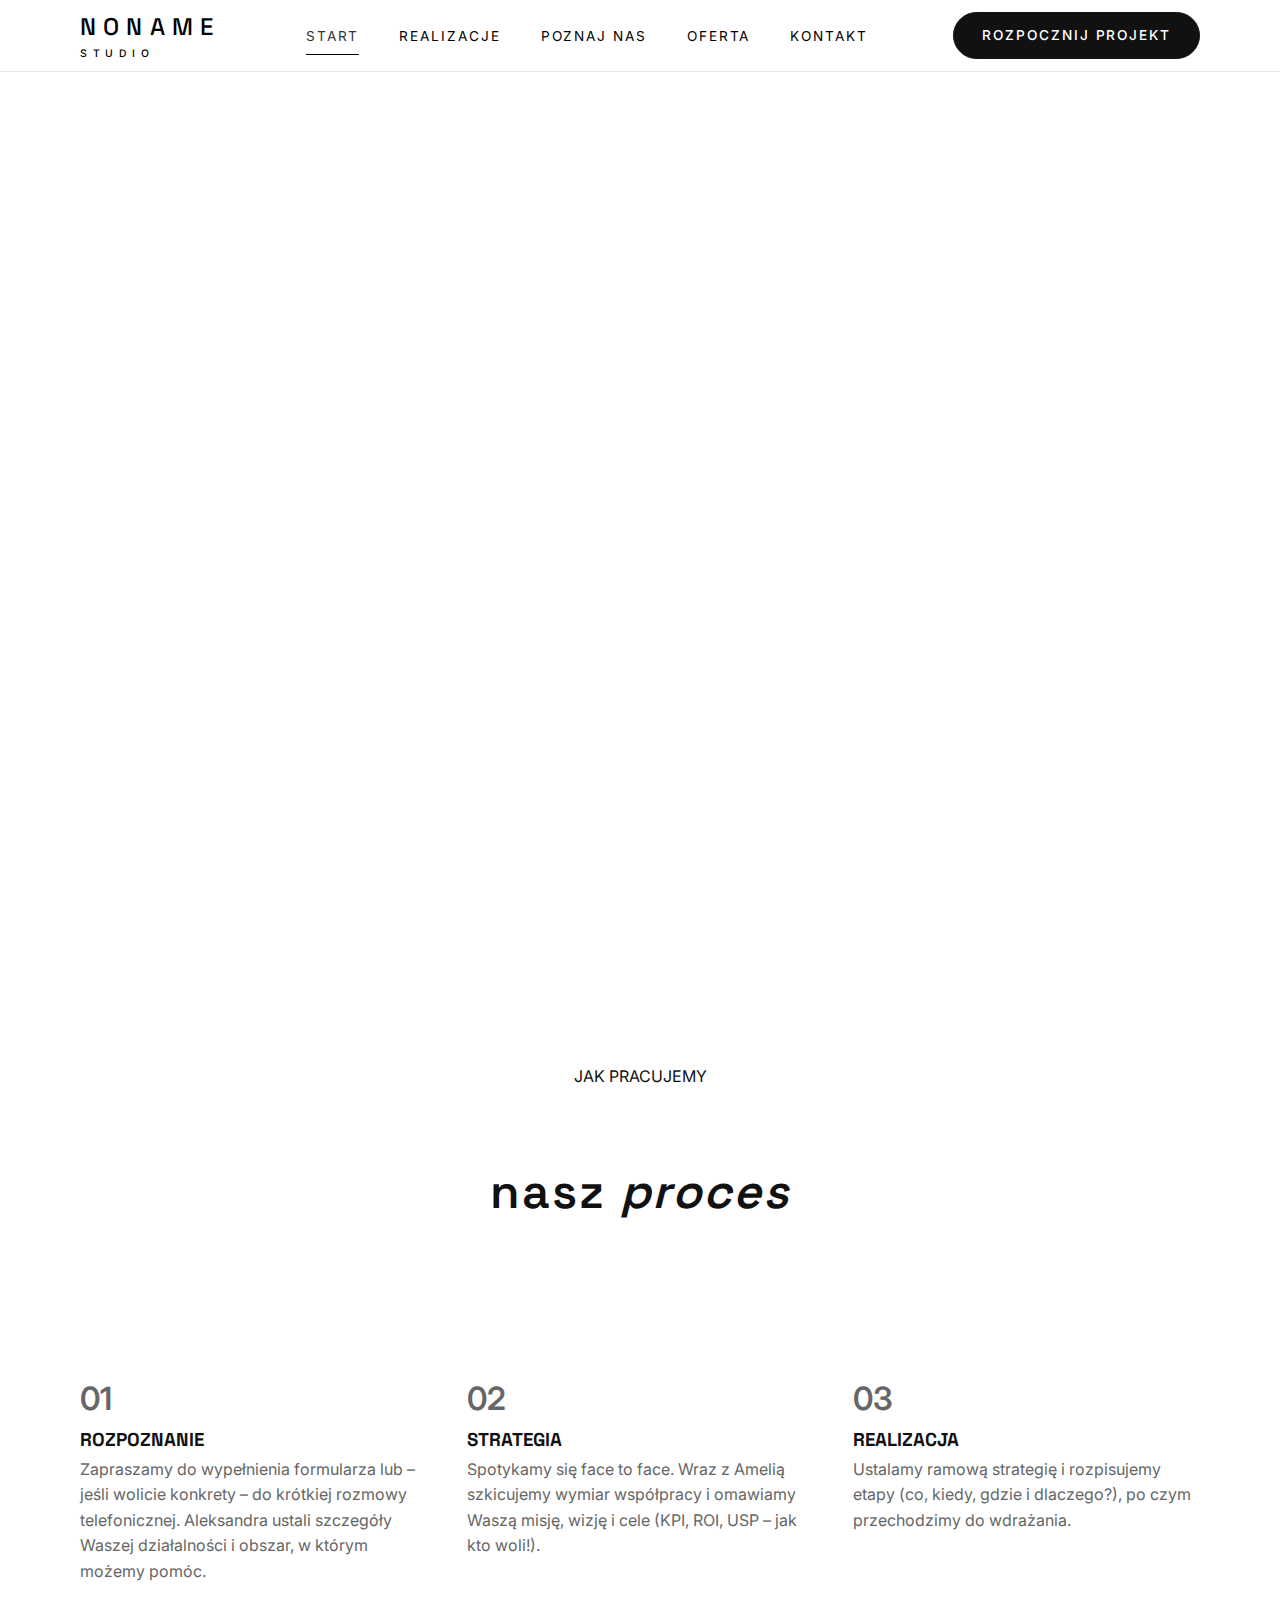
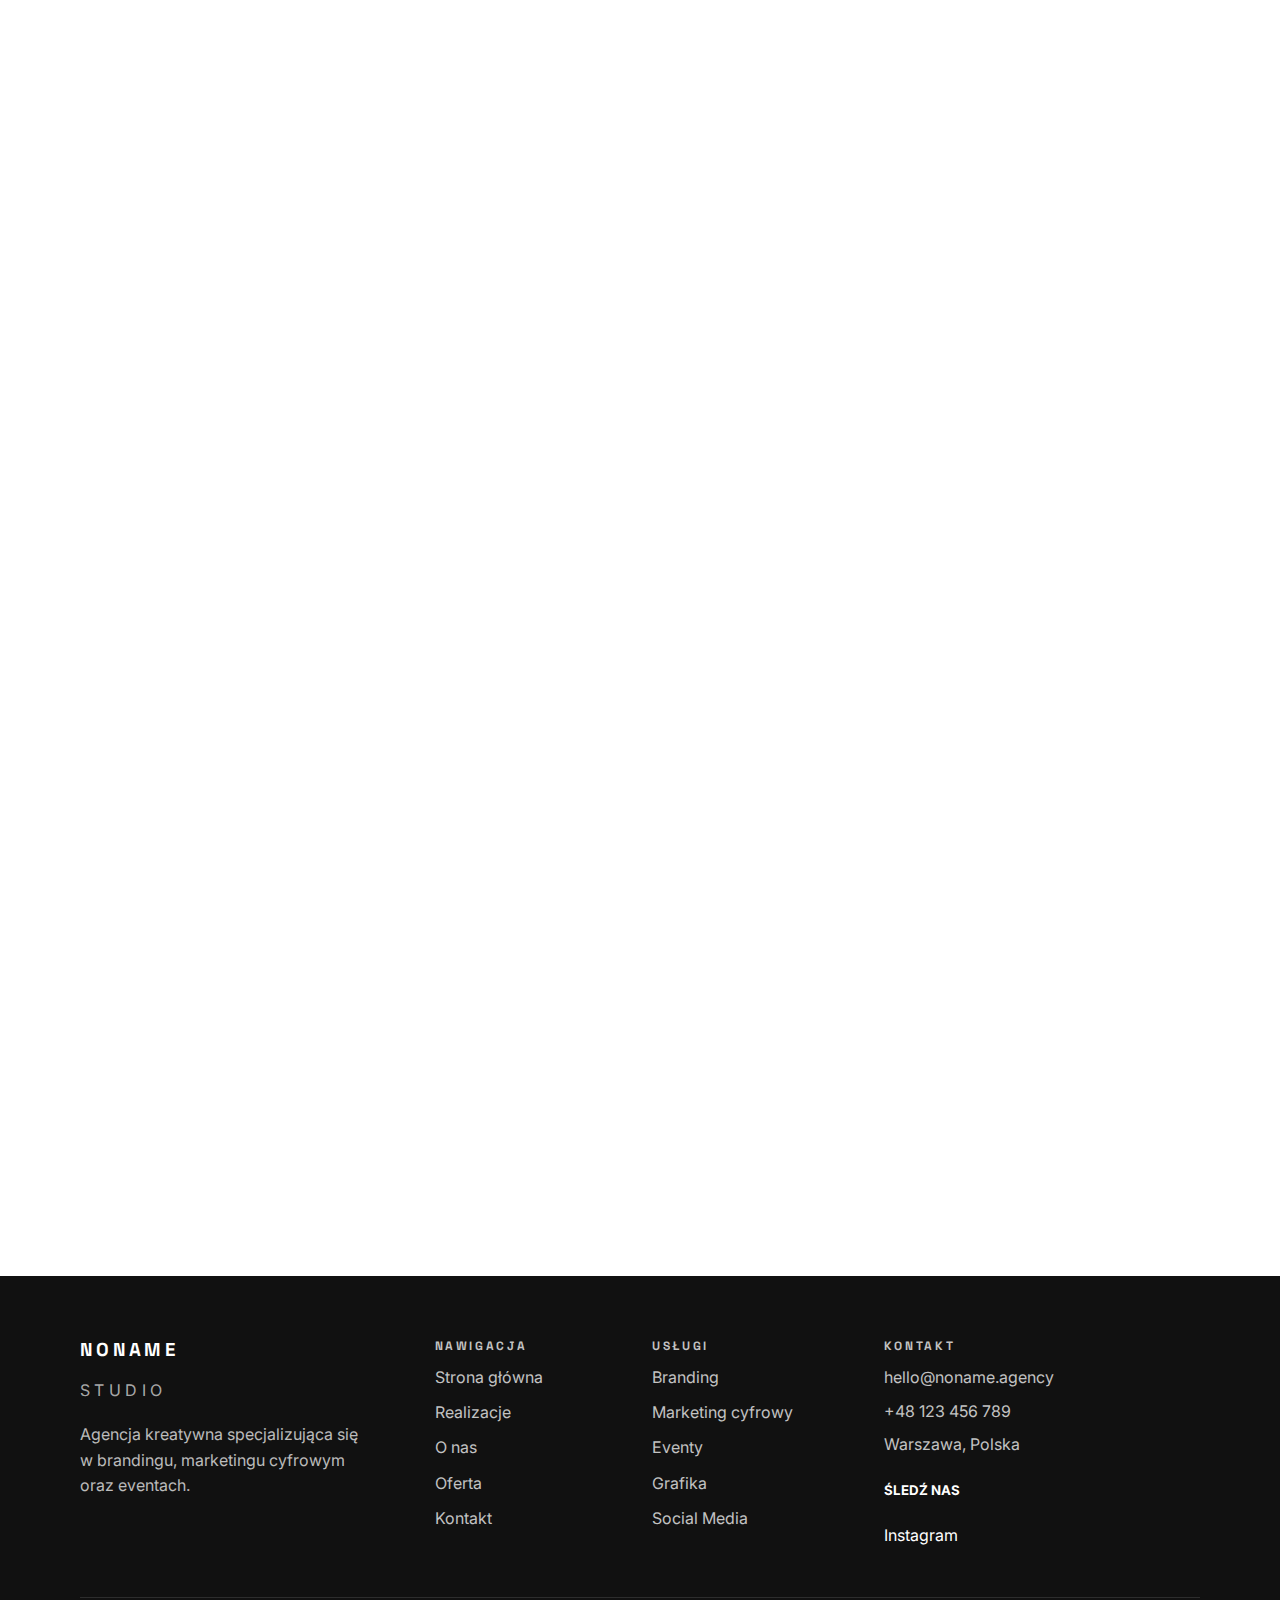
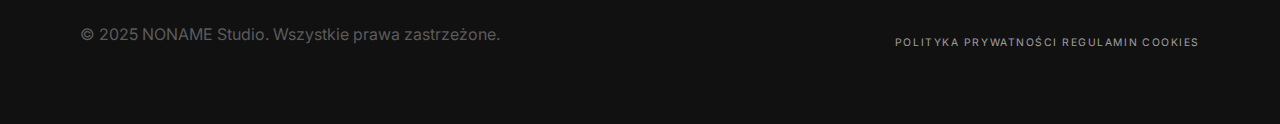
<file: index.html>
<!DOCTYPE html>
<html lang="pl">
<head>
    <meta charset="UTF-8">
    <meta name="viewport" content="width=device-width, initial-scale=1.0">
    <meta name="description" content="NONAME Agency — agencja kreatywna: branding, marketing cyfrowy i eventy.">
    
    <meta name="author" content="NONAME Agency">
    <title>NONAME Agency — agencja kreatywna: branding, marketing, eventy</title>
    
    <!-- Open Graph / Facebook -->
    <meta property="og:type" content="website">
    <link rel="canonical" href="./">
    <meta property="og:url" content="./">
    <meta property="og:title" content="NONAME Agency — agencja kreatywna: branding, marketing, eventy">
    <meta property="og:description" content="Agencja kreatywna specjalizująca się w brandingu, marketingu cyfrowym oraz eventach.">
    <meta property="og:image" content="assets/images/hero.webp">
    
    <!-- Twitter -->
    <meta property="twitter:card" content="summary_large_image">
    <meta property="twitter:url" content="./">
    <meta property="twitter:title" content="NONAME Agency — agencja kreatywna: branding, marketing, eventy">
    <meta property="twitter:description" content="Agencja kreatywna specjalizująca się w brandingu, marketingu cyfrowym oraz eventach.">
    <meta property="twitter:image" content="assets/images/hero.webp">
    <link rel="preconnect" href="https://fonts.googleapis.com">
    <link rel="preconnect" href="https://fonts.gstatic.com" crossorigin>
    <link href="https://fonts.googleapis.com/css2?family=Inter:wght@300;400;500;600;700&display=swap" rel="stylesheet">
    <link href="https://fonts.googleapis.com/css2?family=Space+Grotesk:wght@300;400;500;600;700&display=swap" rel="stylesheet">
    <link href="https://fonts.googleapis.com/css2?family=Playfair+Display:wght@400;500;600;700&display=swap" rel="stylesheet">
    <link href="https://fonts.googleapis.com/css2?family=Montserrat:wght@300;400;500;600;700&display=swap" rel="stylesheet">
    <link href="https://fonts.googleapis.com/css2?family=Cormorant+Garamond:ital,wght@0,300;0,400;0,500;0,600;1,300;1,400;1,500;1,600&display=swap" rel="stylesheet">
    
    <link rel="stylesheet" href="soho-studio-styles.css?v=3.0.0">
    <style>
        /* ===== SOHO STUDIO STYLE SYSTEM ===== */
        
        /* CSS Variables - Soho Studio Palette */
        :root {
            --soho-primary: #000000;
            --soho-secondary: #ffffff;
            --soho-accent: #111111;
            --soho-text: #000000;
            --soho-text-light: #666666;
            --soho-border: rgba(0, 0, 0, 0.1);
            --soho-shadow: 0 4px 20px rgba(0, 0, 0, 0.08);
            --soho-radius: 0;
            --soho-font-primary: 'Inter', system-ui, sans-serif;
            --soho-font-display: 'Space Grotesk', system-ui, sans-serif;
            --soho-transition: all 0.3s cubic-bezier(0.25, 0.46, 0.45, 0.94);
        }
        
        /* HEADLINE INTENSE (Codrops Set 2) */
        .headline-wrap { perspective: 1000px; }
        .headline-intense{
            font-family: 'Space Grotesk', sans-serif;
            font-weight: 700;
            font-size: clamp(36px, 6.5vw, 96px);
            text-transform: uppercase;
            margin: 0;
            padding: 0;
            line-height: 1;
            display: inline-block;
            transform-origin: center;
            will-change: transform, opacity;
            opacity: 1;
            transform: none;
            backface-visibility: hidden;
            color: var(--primary); /* Ujednolicenie koloru */
        }
        
        .fade-in { 
            opacity: 1 !important; 
            transform: translateY(0) !important;
        }
        .fade-in.visible { 
            opacity: 1; 
            transform: translateY(0); 
        }
        
        /* INTENSE NATURE - Font dla głównych tytułów */
        .intense-nature {
            font-family: "Space Grotesk", system-ui, sans-serif;
            font-weight: 700;
            text-transform: uppercase;
            letter-spacing: 0.04em;
            line-height: 0.95;
            font-size: clamp(40px, 9vw, 140px);
            perspective: 1000px;
            transform-origin: left bottom;
            will-change: transform, letter-spacing, opacity;
        }
        
        /* Performance hints wyłączone */


        /* ENFORCE: Footer black + white text */
        body .footer {
            background: #000000 !important;
            color: #ffffff !important;
            border-top: 1px solid rgba(255, 255, 255, 0.08) !important;
            margin-top: 0 !important;
            padding-top: 60px !important;
        }
        body .footer *,
        body .footer a,
        body .footer h1,
        body .footer h2,
        body .footer h3,
        body .footer h4,
        body .footer h5,
        body .footer h6,
        body .footer p,
        body .footer li,
        body .footer span {
            color: #ffffff !important;
        }
        /* Removed hover effect for footer links */
        body .footer .footer-bottom { border-top: 1px solid rgba(255, 255, 255, 0.08) !important; }
        body .footer .container { padding-top: 0 !important; margin-top: 0 !important; }
        /* Remove top margin from the last section on page */
        #app > section:last-of-type { margin-bottom: 0 !important; padding-bottom: 0 !important; }
        
        /* Remove black horizontal bars */
        .scroll-progress { background: transparent !important; height: 0 !important; }
        .soho-hero { background: transparent !important; }
        .soho-hero::before { display: none !important; }
        .section-label, .divider, hr, .rule, .section-divider, [data-divider] {
            background: transparent !important;
            border: 0 !important;
        }
        
        /* Remove ALL possible lines and borders */
        *::after,
        *::before {
            border: none !important;
            border-bottom: none !important;
            border-top: none !important;
            border-left: none !important;
            border-right: none !important;
        }
        
        .hero-soho-studio *::after,
        .hero-soho-studio *::before {
            display: none !important;
            content: none !important;
            border: none !important;
        }

        /* Kill any remaining black blocks from theme sections */
        .soho-hero, .enhanced-cta { background: transparent !important; }
        .soho-hero::before, .enhanced-cta::before { display: none !important; }
        /* Force white background for main app area to avoid black stripes */
        body, html { background: #fff !important; }
        #app section { background: #fff !important; }
        /* Global: clamp gap for first section */
        #app > section:first-of-type { margin-top: 0 !important; padding-top: 0 !important; }

        /* UI Polish overrides (delikatne, dostępne, spójne) */
        html { scroll-behavior: smooth; scroll-padding-top: 160px; }
        body { padding-top: 80px; }
        :root {
            --primary: #111111;
            --text: #111111;
            --muted: #666666;
            --border: rgba(17,17,17,0.08);
            --shadow: 0 6px 18px rgba(0,0,0,0.06);
            --radius: 16px;
            --accent: #111111; /* usunięto róż (#ec05b1); neutralny akcent */
        }

        /* Enhanced Hero Section */
        .hero-soho { 
            padding-top: clamp(48px, 10vw, 96px); 
            padding-bottom: clamp(24px, 6vw, 48px); 
            position: relative;
            overflow: hidden;
        }
        
        .hero-soho::before {
            content: '';
            position: absolute;
            top: 0;
            left: 0;
            right: 0;
            bottom: 0;
            background: radial-gradient(circle at 30% 20%, rgba(0,0,0,0.02) 0%, transparent 50%),
                        radial-gradient(circle at 70% 80%, rgba(0,0,0,0.02) 0%, transparent 50%);
            pointer-events: none;
            z-index: 0;
        }
        
        .hero-soho-studio-container {
            position: relative;
            z-index: 1;
        }
        
        .headline-intense { letter-spacing: 0.01em; }
        .headline-intense::after,
        .headline-intense::before,
        .intense-nature::after,
        .intense-nature::before,
        .hero-main-title::after,
        .hero-main-title::before,
        .title-line::after,
        .title-line::before {
            display: none !important;
            content: none !important;
        }
        
        .hero-main-title {
            position: relative;
            z-index: 2;
        }
        
        .hero-soho-badge { 
            color: var(--muted); 
            font-size: 13px; 
            letter-spacing: 0.12em; 
            text-transform: uppercase;
            font-weight: 500;
        }

        /* Hero Tagline */
        .hero-tagline {
            font-size: 14px;
            color: #666;
            font-style: italic;
            margin-top: 8px;
            letter-spacing: 0.05em;
            opacity: 0.8;
        }

        /* Meaningful Story Animation */
        .animated-title {
            position: relative;
            display: inline-block;
            font-family: 'Space Grotesk', sans-serif;
            font-weight: 700;
            font-size: clamp(3rem, 8.5vw, 5.5rem);
            line-height: 0.9;
            letter-spacing: -0.03em;
            color: #000;
            text-align: left;
            text-transform: uppercase;
            perspective: 1000px;
            transform-style: preserve-3d;
        }

        .animated-title .word {
            display: inline-block;
            position: relative;
            margin-right: 0.2em;
            transform-origin: center;
        }

        /* Story Phase 1: "from no name" - Anonymous state */
        .animated-title.phase-1 .word {
            animation: anonymousFloat 6s cubic-bezier(0.4, 0, 0.2, 1) infinite;
        }

        .animated-title.phase-1 .word:nth-child(1) { animation-delay: 0s; }
        .animated-title.phase-1 .word:nth-child(2) { animation-delay: 0.4s; }
        .animated-title.phase-1 .word:nth-child(3) { animation-delay: 0.8s; }

        @keyframes anonymousFloat {
            0%, 100% { 
                transform: translateY(0) scale(1) rotateX(0deg);
                opacity: 0.5;
                color: #888;
                filter: blur(0.5px);
            }
            25% { 
                transform: translateY(-3px) scale(1.01) rotateX(2deg);
                opacity: 0.6;
                color: #666;
                filter: blur(0.3px);
            }
            50% { 
                transform: translateY(-6px) scale(1.03) rotateX(0deg);
                opacity: 0.7;
                color: #444;
                filter: blur(0px);
            }
            75% { 
                transform: translateY(-3px) scale(1.01) rotateX(-2deg);
                opacity: 0.6;
                color: #666;
                filter: blur(0.3px);
            }
        }

        /* Story Phase 2: "to your name" - Transformation */
        .animated-title.phase-2 .word {
            animation: transformation 5s cubic-bezier(0.25, 0.46, 0.45, 0.94) infinite;
        }

        .animated-title.phase-2 .word:nth-child(1) { animation-delay: 0s; }
        .animated-title.phase-2 .word:nth-child(2) { animation-delay: 0.3s; }
        .animated-title.phase-2 .word:nth-child(3) { animation-delay: 0.6s; }

        @keyframes transformation {
            0%, 100% { 
                transform: translateY(0) scale(1) rotateX(0deg) rotateY(0deg);
                opacity: 1;
                color: #000;
                filter: brightness(1) contrast(1);
                text-shadow: 0 0 0 rgba(0,0,0,0);
            }
            20% { 
                transform: translateY(-4px) scale(1.02) rotateX(3deg) rotateY(1deg);
                opacity: 1;
                color: #000;
                filter: brightness(1.1) contrast(1.05);
                text-shadow: 0 2px 4px rgba(0,0,0,0.1);
            }
            40% { 
                transform: translateY(-8px) scale(1.05) rotateX(0deg) rotateY(0deg);
                opacity: 1;
                color: #000;
                filter: brightness(1.2) contrast(1.1);
                text-shadow: 0 4px 8px rgba(0,0,0,0.15);
            }
            60% { 
                transform: translateY(-6px) scale(1.03) rotateX(-2deg) rotateY(-1deg);
                opacity: 1;
                color: #000;
                filter: brightness(1.15) contrast(1.08);
                text-shadow: 0 3px 6px rgba(0,0,0,0.12);
            }
            80% { 
                transform: translateY(-2px) scale(1.01) rotateX(1deg) rotateY(0.5deg);
                opacity: 1;
                color: #000;
                filter: brightness(1.05) contrast(1.02);
                text-shadow: 0 1px 2px rgba(0,0,0,0.08);
            }
        }

        /* Transition animations */
        .animated-title.transition-out .word {
            animation: fadeOut 1.2s cubic-bezier(0.4, 0, 0.2, 1) forwards;
        }

        @keyframes fadeOut {
            0% { 
                transform: translateY(0) scale(1) rotateX(0deg);
                opacity: 1;
                filter: brightness(1) blur(0px);
            }
            50% { 
                transform: translateY(-15px) scale(0.95) rotateX(10deg);
                opacity: 0.5;
                filter: brightness(0.8) blur(1px);
            }
            100% { 
                transform: translateY(-40px) scale(0.8) rotateX(20deg);
                opacity: 0;
                filter: brightness(0.6) blur(2px);
            }
        }

        .animated-title.transition-in .word {
            animation: fadeIn 1.5s cubic-bezier(0.25, 0.46, 0.45, 0.94) forwards;
        }

        @keyframes fadeIn {
            0% { 
                transform: translateY(40px) scale(0.8) rotateX(-20deg);
                opacity: 0;
                filter: brightness(0.6) blur(2px);
            }
            50% { 
                transform: translateY(15px) scale(0.95) rotateX(-10deg);
                opacity: 0.5;
                filter: brightness(0.8) blur(1px);
            }
            100% { 
                transform: translateY(0) scale(1) rotateX(0deg);
                opacity: 1;
                filter: brightness(1) blur(0px);
            }
        }

        /* Arrow indicator */
        .animated-title::after {
            content: '→';
            position: absolute;
            right: -35px;
            top: 50%;
            transform: translateY(-50%);
            color: #000;
            font-weight: 300;
            font-size: 0.5em;
            animation: arrowFlow 3s cubic-bezier(0.4, 0, 0.2, 1) infinite;
        }

        @keyframes arrowFlow {
            0%, 100% { 
                opacity: 0.2;
                transform: translateY(-50%) translateX(0) scale(1);
                filter: blur(0.5px);
            }
            25% { 
                opacity: 0.4;
                transform: translateY(-50%) translateX(3px) scale(1.1);
                filter: blur(0.3px);
            }
            50% { 
                opacity: 0.8;
                transform: translateY(-50%) translateX(8px) scale(1.2);
                filter: blur(0px);
            }
            75% { 
                opacity: 0.6;
                transform: translateY(-50%) translateX(5px) scale(1.1);
                filter: blur(0.2px);
            }
        }

        /* Typing animation */
        .animated-title.typing .word {
            animation: wordType 2s ease-in-out forwards;
        }

        @keyframes wordType {
            0% { 
                transform: scale(0.8) translateY(20px);
                opacity: 0;
            }
            50% { 
                transform: scale(1.05) translateY(-5px);
                opacity: 0.9;
            }
            100% { 
                transform: scale(1) translateY(0);
                opacity: 1;
            }
        }

        /* Static final state */
        .animated-title.static .word {
            animation: none;
            transform: scale(1) rotateY(0deg);
            opacity: 1;
        }

        .animated-title.static::after {
            display: none;
        }

        /* Elegant style for "your" */
        .animated-title .word.italic {
            font-style: italic;
            font-weight: 400;
            transform: skewX(-8deg);
            position: relative;
        }

        .animated-title .word.italic::after {
            content: '';
            position: absolute;
            bottom: -2px;
            left: 0;
            right: 0;
            height: 1px;
            background: #000;
            transform: skewX(8deg);
        }

        /* Creative Hero Visual */
        .hero-visual-soho {
            position: relative;
            perspective: 1000px;
        }

        .hero-image-container {
            position: relative;
            border-radius: 20px;
            overflow: hidden;
            box-shadow: 0 20px 60px rgba(0,0,0,0.15);
        }

        .hero-main-image {
            width: 100%;
            height: auto;
            display: block;
        }

        .hero-overlay-shapes {
            position: absolute;
            top: 0;
            left: 0;
            right: 0;
            bottom: 0;
            pointer-events: none;
            z-index: 1;
        }

        .hero-overlay-shapes .shape-1,
        .hero-overlay-shapes .shape-2,
        .hero-overlay-shapes .shape-3 {
            position: absolute;
            background: linear-gradient(45deg, rgba(0,0,0,0.1) 0%, rgba(255,255,255,0.1) 100%);
            border-radius: 50%;
            animation: creativeFloat 8s ease-in-out infinite;
        }

        .hero-overlay-shapes .shape-1 {
            width: 100px;
            height: 100px;
            top: 15%;
            left: 10%;
            animation-delay: 0s;
            background: linear-gradient(45deg, rgba(0,0,0,0.15) 0%, rgba(255,255,255,0.05) 100%);
        }

        .hero-overlay-shapes .shape-2 {
            width: 150px;
            height: 150px;
            top: 50%;
            right: 10%;
            animation-delay: 2s;
            background: linear-gradient(45deg, rgba(255,255,255,0.1) 0%, rgba(0,0,0,0.1) 100%);
        }

        .hero-overlay-shapes .shape-3 {
            width: 80px;
            height: 80px;
            bottom: 20%;
            left: 20%;
            animation-delay: 4s;
            background: linear-gradient(45deg, rgba(0,0,0,0.08) 0%, rgba(255,255,255,0.12) 100%);
        }

        @keyframes creativeFloat {
            0%, 100% { 
                transform: translateY(0px) rotate(0deg) scale(1);
                opacity: 0.3;
            }
            25% { 
                transform: translateY(-15px) rotate(90deg) scale(1.1);
                opacity: 0.6;
            }
            50% { 
                transform: translateY(-25px) rotate(180deg) scale(0.9);
                opacity: 0.4;
            }
            75% { 
                transform: translateY(-15px) rotate(270deg) scale(1.1);
                opacity: 0.6;
            }
        }

        /* Creative Hero CTA */
        .hero-cta-soho {
            display: flex;
            gap: 1.5rem;
            margin-top: 3rem;
            flex-wrap: wrap;
        }

        .btn-hero-soho {
            display: inline-flex;
            align-items: center;
            gap: 0.8rem;
            padding: 1rem 2rem;
            background: linear-gradient(135deg, #000 0%, #333 100%);
            color: #fff;
            text-decoration: none;
            border-radius: 50px;
            font-weight: 600;
            font-size: 0.9rem;
            text-transform: uppercase;
            letter-spacing: 1px;
            transition: all 0.4s cubic-bezier(0.25, 0.46, 0.45, 0.94);
            position: relative;
            overflow: hidden;
            box-shadow: 0 8px 25px rgba(0,0,0,0.2);
        }

        .btn-hero-soho::before {
            content: '';
            position: absolute;
            top: 0;
            left: -100%;
            width: 100%;
            height: 100%;
            background: linear-gradient(90deg, transparent, rgba(255,255,255,0.3), transparent);
            transition: left 0.6s ease;
        }

        .btn-hero-soho:hover::before {
            left: 100%;
        }

        .btn-hero-soho:hover {
            transform: translateY(-5px) scale(1.05);
            box-shadow: 0 15px 35px rgba(0,0,0,0.3);
            background: linear-gradient(135deg, #333 0%, #000 100%);
        }

        .btn-hero-soho.secondary {
            background: transparent;
            color: #000;
            border: 2px solid #000;
            box-shadow: none;
        }

        .btn-hero-soho.secondary:hover {
            background: #000;
            color: #fff;
            transform: translateY(-5px) scale(1.05);
            box-shadow: 0 15px 35px rgba(0,0,0,0.3);
        }

        .btn-arrow {
            transition: all 0.3s ease;
            font-size: 1.2em;
        }

        .btn-hero-soho:hover .btn-arrow {
            transform: translateX(8px) rotate(10deg);
        }

        /* Responsive Hero */
        @media (max-width: 768px) {
            .animated-title {
                font-size: clamp(2rem, 6vw, 3rem);
                text-align: center;
            }

            .hero-cta-soho {
                flex-direction: column;
                align-items: center;
                gap: 0.8rem;
            }

            .btn-hero-soho {
                width: 100%;
                max-width: 240px;
                justify-content: center;
            }
        }

        @media (max-width: 480px) {
            .animated-title {
                font-size: clamp(1.8rem, 5vw, 2.5rem);
            }
        }

        /* Reduced motion support */
        @media (prefers-reduced-motion: reduce) {
            .animated-title {
                animation: none;
                border-right: none;
            }
        }

        /* FOUNDERS */
        .soho-image { border-radius: var(--radius); box-shadow: var(--shadow); }
        .soho-overlay-text { max-width: 720px; }
        .soho-subtitle { text-transform: uppercase; letter-spacing: 0.08em; color: var(--muted); }

        /* SERVICES - Ulepszona wizualnie */
        .services-soho-header { text-align: center; max-width: 920px; margin: 0 auto 60px; }
        .services-soho-title { font-size: clamp(32px, 5vw, 48px); font-weight: 700; margin-bottom: 20px; color: var(--primary); line-height: 1.2; }
        .services-soho-subtitle { font-size: clamp(16px, 2.5vw, 20px); color: var(--muted); line-height: 1.6; max-width: 720px; margin: 0 auto; }
        .services-soho-grid { display: grid; grid-template-columns: repeat(3, 1fr); gap: clamp(20px, 4vw, 32px); margin-top: 48px; }
        @media (max-width: 960px) { .services-soho-grid { grid-template-columns: 1fr; gap: 24px; } }
        .service-soho-item { background: #fff; border: 1px solid var(--border); border-radius: var(--radius); padding: clamp(24px, 4vw, 32px); height: 100%; text-align: left; transition: all 0.3s ease; box-shadow: 0 2px 8px rgba(0,0,0,0.04); }
        /* Removed hover effect for service items */
        .service-soho-item h3 { font-size: clamp(20px, 2.5vw, 24px); margin: 0 0 12px; padding: 0; text-transform: none; border: 0; font-weight: 600; color: var(--primary); line-height: 1.3; }
        .service-soho-item p { color: var(--muted); margin: 0; line-height: 1.6; font-size: clamp(14px, 1.8vw, 16px); }

        .btn-soho, .btn-primary, .inspiring-cta-btn.primary {
            background: var(--primary); color: #fff; border: 1px solid transparent;
            border-radius: 999px; padding: 12px 20px; transition: filter .2s ease, transform .1s ease;
        }
        /* Removed hover and active effects for buttons */
        .btn-secondary, .inspiring-cta-btn.secondary { border: 1px solid var(--border); border-radius: 999px; }

        /* PROCESS */
        .process-soho { padding-bottom: clamp(64px, 10vw, 140px) !important; margin-bottom: clamp(32px, 6vw, 80px) !important; }
        .process-soho-grid { display: grid; grid-template-columns: repeat(3, 1fr); gap: clamp(20px, 4vw, 40px); }
        @media (max-width: 960px) { .process-soho-grid { grid-template-columns: 1fr; } }
        .process-soho-item { background: transparent; border: 0; padding: 0; }
        .process-number { color: var(--muted); font-weight: 600; margin-bottom: 6px; }
        .process-soho-item h3 { margin-bottom: 6px; }
        .process-soho-item p { color: var(--muted); margin: 0; }

        /* TESTIMONIAL */
        .testimonial-content { background: transparent; border: 0; border-radius: 0; padding: clamp(12px, 3vw, 24px); box-shadow: none; max-width: 900px; margin: 0 auto; text-align: center; }

        /* CTA */
        .inspiring-cta-section { background: #fff; }
        .creative-elements .creative-element { opacity: 0.12; background: #111111; }

        /* ===== INTRO STORY (from brief) ===== */
        .intro-story { background: #fff; }
        .intro-story-container { max-width: 1000px; margin: 0 auto; padding: 0 2rem; }
        .intro-story h2 { font-size: clamp(26px,4vw,36px); font-weight: 600; margin: 0 0 12px; letter-spacing: .5px; }
        .intro-story p { margin: 0 0 12px; color: #555; line-height: 1.75; }
        .intro-story p:last-child { margin-bottom: 0; }

        /* ===== OFFER SHORT GRID ===== */
        .offer-short-grid { display: grid; grid-template-columns: 1fr 1fr; gap: 20px; margin-top: 16px; }
        .offer-short-card { background: #fff; border: 1px solid var(--border); border-radius: 16px; padding: 24px; box-shadow: 0 6px 20px rgba(0,0,0,.06); }
        .offer-short-card h3 { margin: 0 0 8px; font-size: 20px; }
        .offer-short-card p { margin: 0 0 16px; color: #666; }
        .offer-short-card .btn { display: inline-block; padding: 10px 16px; border-radius: 999px; background: #111; color: #fff; text-decoration: none; font-size: 13px; letter-spacing: 1px; text-transform: uppercase; }
        .offer-short-card.muted { opacity: .7; }
        @media (max-width: 768px) { .offer-short-grid { grid-template-columns: 1fr; } }

        
        .cta-strip .btn-email{ padding: 12px 18px; border-radius: 999px; background:#111; color:#fff; border:1px solid #111; text-transform:uppercase; letter-spacing:1px; font-size:13px; box-shadow: none !important; transform: none !important; transition: none !important; }

        /* OFERTA */
        .portfolio-hero-container { text-align: center; padding: clamp(28px, 6vw, 52px) 0; }
        .services-grid { display: grid; grid-template-columns: repeat(3, 1fr); gap: clamp(16px, 3vw, 28px); }
        @media (max-width: 960px) { .services-grid { grid-template-columns: 1fr; } }
        .service-item { background: #fff; border: 1px solid var(--border); border-radius: var(--radius); padding: clamp(16px, 3vw, 24px); transition: transform .2s ease, box-shadow .2s ease; }
        /* Removed hover effect for service items */
        .pricing-card { background: #fff; border: 1px solid var(--border); border-radius: var(--radius); box-shadow: none; }
        .pricing-card.featured { border-color: rgba(17,17,17,0.16); box-shadow: var(--shadow); }

        /* POZNAJ NAS */
        .simple-team-grid { display: grid; grid-template-columns: repeat(2, 1fr); gap: clamp(16px, 3vw, 28px); }
        @media (max-width: 960px) { .simple-team-grid { grid-template-columns: 1fr; } }
        .simple-member { background: #fff; border: 1px solid var(--border); border-radius: var(--radius); padding: 20px; transition: transform .2s ease, box-shadow .2s ease; }
        /* Removed hover effect for team members */
        .simple-member-img { border-radius: 12px; display: block; width: 100%; height: auto; }

        /* KONTAKT */
        .contact-hero-container { text-align: center; }
        .creative-form { gap: 12px; }
        .input-container input, .textarea-container textarea {
            border: 0; border-bottom: 1px solid var(--border); padding: 10px 0; width: 100%;
        }
        .input-container input:focus, .textarea-container textarea:focus { outline: none; border-bottom-color: var(--primary); }
        .creative-btn { background: var(--primary); color: #fff; border-radius: 999px; padding: 12px 20px; }
        .contact-item-soho h4 { color: var(--text); }
        .contact-item-soho p { color: var(--muted); }

        /* ===== SERVICES SOHO STUDIO STYLES ===== */
        .services-soho-studio-grid {
            display: grid;
            grid-template-columns: repeat(3, 1fr);
            gap: 2rem;
            margin-top: 3rem;
        }

        .service-soho-studio-item {
            background: #ffffff;
            border: 1px solid rgba(0, 0, 0, 0.1);
            border-radius: 12px;
            padding: 2rem;
            text-align: center;
            transition: all 0.3s ease;
            box-shadow: 0 4px 20px rgba(0, 0, 0, 0.05);
        }

        .service-icon {
            margin-bottom: 1.5rem;
        }

        .icon-text {
            font-size: 1.1rem;
            font-weight: 600;
            color: #1a1a1a;
            text-transform: uppercase;
            letter-spacing: 1px;
        }

        .service-content {
            text-align: left;
        }

        .service-description {
            font-size: 0.95rem;
            line-height: 1.6;
            color: #666;
            margin: 0;
        }

        /* ===== CTA SOHO STUDIO STYLES ===== */
        .cta-soho-studio {
            background: #f8f8f8;
            padding: 100px 0;
        }

        .cta-soho-studio-container {
            max-width: 1200px;
            margin: 0 auto;
            padding: 0 2rem;
            text-align: center;
        }

        .cta-badge-soho {
            margin-bottom: 2rem;
        }

        .badge-text {
            display: inline-block;
            padding: 8px 20px;
            background: #1a1a1a;
            color: white;
            font-size: 0.85rem;
            font-weight: 500;
            text-transform: uppercase;
            letter-spacing: 2px;
            border-radius: 20px;
        }

        .cta-title-soho {
            font-size: clamp(2.5rem, 6vw, 4rem);
            font-weight: 300;
            line-height: 1.1;
            margin-bottom: 3rem;
            text-transform: uppercase;
            letter-spacing: 2px;
            color: #1a1a1a;
        }

        .cta-title-soho em {
            font-style: italic;
            color: #666;
        }

        .cta-buttons-soho {
            display: flex;
            gap: 1rem;
            justify-content: center;
            flex-wrap: wrap;
            margin-bottom: 3rem;
        }

        .btn-cta-soho {
            display: inline-block;
            padding: 16px 32px;
            border-radius: 50px;
            text-decoration: none;
            font-weight: 400;
            text-transform: uppercase;
            letter-spacing: 2px;
            font-size: 0.9rem;
            transition: all 0.3s ease;
            border: 2px solid transparent;
        }

        .btn-cta-soho.primary {
            background: #1a1a1a;
            color: white;
            border-color: #1a1a1a;
        }

        .btn-cta-soho.secondary {
            background: transparent;
            color: #1a1a1a;
            border-color: #1a1a1a;
        }

        .cta-visual-soho {
            text-align: center;
        }


        /* ===== GLOBAL CTA STYLES ===== */
        .soho-global-cta {
            background: #1a1a1a;
            color: white;
            padding: 80px 0;
        }

        .soho-global-cta-container {
            max-width: 1200px;
            margin: 0 auto;
            padding: 0 2rem;
            text-align: center;
        }

        .soho-global-cta-title {
            font-size: clamp(2rem, 5vw, 3rem);
            font-weight: 300;
            margin-bottom: 1rem;
            text-transform: uppercase;
            letter-spacing: 2px;
        }

        .soho-global-cta-subtitle {
            font-size: clamp(1.2rem, 3vw, 1.8rem);
            font-weight: 300;
            margin-bottom: 3rem;
            text-transform: uppercase;
            letter-spacing: 1px;
        }

        .soho-global-cta-subtitle em {
            font-style: italic;
            color: #ccc;
        }

        .soho-global-cta-buttons {
            display: flex;
            gap: 1rem;
            justify-content: center;
            flex-wrap: wrap;
        }

        .soho-global-cta-button {
            display: inline-block;
            padding: 16px 32px;
            background: transparent;
            color: white;
            border: 2px solid white;
            border-radius: 50px;
            text-decoration: none;
            font-weight: 400;
            text-transform: uppercase;
            letter-spacing: 2px;
            font-size: 0.9rem;
            transition: all 0.3s ease;
        }

        /* ===== RESPONSIVE STYLES ===== */
        @media (max-width: 768px) {
            .services-soho-studio-grid {
                grid-template-columns: 1fr;
                gap: 1.5rem;
            }

            .cta-buttons-soho {
                flex-direction: column;
                align-items: center;
            }

            .btn-cta-soho {
                width: 200px;
                text-align: center;
            }

            .soho-global-cta-buttons {
                flex-direction: column;
                align-items: center;
            }

            .soho-global-cta-button {
                width: 200px;
                text-align: center;
            }
        }
    </style>
    <link rel="manifest" href="manifest.json">
    <script type="application/ld+json">
    {
      "@context": "https://schema.org",
      "@type": "Organization",
      "name": "NONAME Agency",
      "url": "./",
      "logo": "assets/images/hero.webp",
      "contactPoint": [{
        "@type": "ContactPoint",
        "contactType": "customer support",
        "email": "hello@noname.agency",
        "telephone": "+48 123 456 789",
        "areaServed": "PL",
        "availableLanguage": ["pl-PL"]
      }]
    }
    </script>
    
    <!-- Preload critical resources -->
    <link rel="preload" href="assets/images/hero.webp" as="image" type="image/webp">
    <link rel="preload" href="assets/images/amelia.webp" as="image" type="image/webp">
    <link rel="preload" href="assets/images/ola.webp" as="image" type="image/webp">
    <link rel="modulepreload" href="assets/js/app.js?v=2.0.6">
    <link rel="modulepreload" href="assets/js/components.js?v=2.0.6">
    <link rel="modulepreload" href="assets/js/animations-bundle.js?v=2.0.6">
</head>
<body>
    <!-- New Header -->
    <header class="main-header">
        <div class="header-wrapper">
            <div class="header-logo">
                <a href="index.html" class="logo-link">
                    <span class="logo-main">NONAME</span>
                    <span class="logo-sub">studio</span>
                </a>
            </div>
            
            <nav class="header-navigation" role="navigation" aria-label="Nawigacja główna">
                <ul class="nav-menu">
                    <li><a href="index.html" class="nav-item active">Start</a></li>
                    <li><a href="pages/realizacje.html" class="nav-item">Realizacje</a></li>
                    <li><a href="pages/poznaj-nas.html" class="nav-item">Poznaj nas</a></li>
                    <li><a href="pages/oferta.html" class="nav-item">Oferta</a></li>
                    <li><a href="pages/kontakt.html" class="nav-item">Kontakt</a></li>
                </ul>
            </nav>
            
            <div class="header-actions">
                <a href="pages/kontakt.html" class="cta-button">Rozpocznij projekt</a>
            </div>
            
            <button class="mobile-menu-toggle" aria-label="Toggle navigation menu" aria-expanded="false">
                <span class="hamburger-line"></span>
                <span class="hamburger-line"></span>
                <span class="hamburger-line"></span>
            </button>
        </div>
    </header>

    <!-- Main App Container -->
    <main id="app" role="main">
        <!-- Strona główna (inline) -->
        <!-- Sekcja Hero - Soho Studio Style -->
        <section class="hero-soho-studio" id="home" style="display: block !important; visibility: visible !important; opacity: 1 !important; height: auto !important; overflow: visible !important;">
            <div class="hero-soho-studio-container">
                <div class="hero-soho-studio-content">
                    
                    <div class="hero-title-soho">
                        <h1 class="hero-main-title">
                            <span class="title-line animated-title" id="dynamic-title">from no name</span>
                        </h1>
                    </div>
                    
                    <div class="hero-cta-soho">
                        <a href="pages/oferta.html" class="btn-hero-soho">
                            <span>nasza oferta</span>
                            <span class="btn-arrow">→</span>
                        </a>
                        <a href="pages/realizacje.html" class="btn-hero-soho secondary">
                            <span>realizacje</span>
                        </a>
                    </div>
                </div>
                
                <div class="hero-visual-soho">
                    <div class="hero-image-container">
                        <img src="assets/images/hero.webp" alt="NONAME Studio Creative Vision" class="hero-main-image">
                        <div class="hero-overlay-shapes">
                            <div class="shape-1"></div>
                            <div class="shape-2"></div>
                            <div class="shape-3"></div>
                        </div>
                    </div>
                </div>
            </div>
        </section>
        
        <section class="process-soho section-spacing">
            <div class="process-soho-container container">
                <div class="section-label">JAK PRACUJEMY</div>
                <h2 class="process-soho-title">nasz <em>proces</em></h2>
                <div class="process-soho-grid">
                    <div class="process-soho-item">
                        <div class="process-number">01</div>
                        <h3>ROZPOZNANIE</h3>
                        <p>Zapraszamy do wypełnienia formularza lub – jeśli wolicie konkrety – do krótkiej rozmowy telefonicznej. Aleksandra ustali szczegóły Waszej działalności i obszar, w którym możemy pomóc.</p>
                    </div>
                    <div class="process-soho-item">
                        <div class="process-number">02</div>
                        <h3>STRATEGIA</h3>
                        <p>Spotykamy się face to face. Wraz z Amelią szkicujemy wymiar współpracy i omawiamy Waszą misję, wizję i cele (KPI, ROI, USP – jak kto woli!).</p>
                    </div>
                    <div class="process-soho-item">
                        <div class="process-number">03</div>
                        <h3>REALIZACJA</h3>
                        <p>Ustalamy ramową strategię i rozpisujemy etapy (co, kiedy, gdzie i dlaczego?), po czym przechodzimy do wdrażania.</p>
                    </div>
                </div>
            </div>
        </section>
        
        <!-- Sekcja Założyciele - Soho Studio Style -->
        <section class="founders-soho-studio section-spacing" id="poznaj-nas" style="display: block !important; visibility: visible !important; opacity: 1 !important; height: auto !important; overflow: visible !important;">
            <div class="founders-soho-studio-container">
                <div class="founders-soho-studio-layout">
                    <div class="founders-background-text">
                        <h2 class="founders-bg-title">POZNAJ PROJEKTANTKI</h2>
                        <h2 class="founders-bg-title accent">ZA MARKĄ</h2>
                        <h2 class="founders-bg-title">NONAME</h2>
                    </div>
                    
                    <div class="founders-content-wrapper">
                        <div class="founders-text-content">
                            <div class="founders-intro">
                                <p class="founders-greeting">Cześć, jesteśmy <strong>Amelia & Ola</strong></p>
                                <p class="founders-description">
                                    Założyłyśmy NONAME studio, aby realnie wspierać właścicieli firm w <em>pozytywnym rozwoju</em>.
                                </p>
                            </div>
                        </div>
                        
                        <div class="founders-image-container">
                            <div class="founders-image-grid">
                                <div class="founder-image-item">
                                    <img src="assets/images/amelia.webp" alt="Amelia - Creative Director" class="founder-image">
                                    <div class="founder-overlay">
                                        <h3 class="founder-name">Amelia</h3>
                                        <p class="founder-role">Creative Director</p>
                                    </div>
                                </div>
                                <div class="founder-image-item">
                                    <img src="assets/images/ola.webp" alt="Ola - Brand Strategist" class="founder-image">
                                    <div class="founder-overlay">
                                        <h3 class="founder-name">Ola</h3>
                                        <p class="founder-role">Brand Strategist</p>
                                    </div>
                                </div>
                            </div>
                        </div>
                    </div>
                </div>
            </div>
        </section>
        
        <!-- Sekcja Usługi - Soho Studio Style -->
        <section class="services-soho-studio section-spacing" id="oferta" style="display: block !important; visibility: visible !important; opacity: 1 !important; height: auto !important; overflow: visible !important;">
            <div class="services-soho-studio-container">
                <div class="services-soho-studio-header">
                    <h2 class="services-main-title">Tworzymy wyraziste marki dopasowane do Twojej idealnej grupy odbiorców</h2>
                    <div class="offer-short-grid">
                        <div class="offer-short-card">
                            <h3>Marketing i Projektowanie</h3>
                            <p>Strategia, branding, social media, kampanie, treści i strony www.</p>
                            <a class="btn" href="pages/oferta.html">Zobacz ofertę</a>
                        </div>
                        <div class="offer-short-card muted">
                            <h3>Eventy</h3>
                            <p>Szczegóły już wkrótce. Organizacja i promocja wydarzeń.</p>
                            <a class="btn" href="pages/kontakt.html">Zapytaj nas</a>
                        </div>
                    </div>
                </div>
                
            </div>
        </section>
        
        
        
    </main>

    

    <!-- Footer - Soho Studio Style -->
    <footer class="footer-soho-studio" role="contentinfo">
        <div class="footer-soho-studio-container">
            <div class="footer-soho-studio-content">
                <div class="footer-soho-studio-main">
                    <div class="footer-logo-soho">
                        <h3 class="footer-logo-main">NONAME</h3>
                        <p class="footer-logo-sub">studio</p>
                        <p class="footer-logo-description">
                            Agencja kreatywna specjalizująca się w brandingu, marketingu cyfrowym oraz eventach.
                        </p>
                    </div>
                    
                    <div class="footer-links-soho">
                        <div class="footer-section-soho">
                            <h4 class="footer-section-title">NAWIGACJA</h4>
                            <ul class="footer-links-list">
                                <li><a href="index.html">Strona główna</a></li>
                                <li><a href="pages/realizacje.html">Realizacje</a></li>
                                <li><a href="pages/poznaj-nas.html">O nas</a></li>
                                <li><a href="pages/oferta.html">Oferta</a></li>
                                <li><a href="pages/kontakt.html">Kontakt</a></li>
                            </ul>
                        </div>
                        
                        <div class="footer-section-soho">
                            <h4 class="footer-section-title">USŁUGI</h4>
                            <ul class="footer-links-list">
                                <li><a href="pages/oferta.html#branding">Branding</a></li>
                                <li><a href="pages/oferta.html#marketing">Marketing cyfrowy</a></li>
                                <li><a href="pages/oferta.html#eventy">Eventy</a></li>
                                <li><a href="pages/oferta.html#grafika">Grafika</a></li>
                                <li><a href="pages/oferta.html#social-media">Social Media</a></li>
                            </ul>
                        </div>
                    </div>
                    
                    <div class="footer-contact-soho">
                        <h4 class="footer-section-title">KONTAKT</h4>
                        <div class="footer-contact-info">
                            <a href="mailto:hello@noname.agency" class="footer-contact-link" aria-label="Wyślij email">
                                hello@noname.agency
                            </a>
                            <a href="tel:+48123456789" class="footer-contact-link" aria-label="Zadzwoń">
                                +48 123 456 789
                            </a>
                            <div class="footer-contact-link">
                                Warszawa, Polska
                            </div>
                        </div>
                        
                        <div class="footer-social">
                            <h5 class="footer-social-title">ŚLEDŹ NAS</h5>
                            <div class="footer-social-links">
                                <a href="https://instagram.com/noname.agency" class="footer-social-link" aria-label="Instagram" target="_blank" rel="noopener">
                                    <span>Instagram</span>
                                </a>
                            </div>
                        </div>
                    </div>
                </div>
                
                <div class="footer-soho-studio-bottom">
                    <div class="footer-bottom-content">
                        <p class="footeropyright">&copy; 2025 NONAME Studio. Wszystkie prawa zastrzeżone.</p>
                        <div class="footer-legal-soho">
                            <a href="#polityka-prywatnosci" class="legal-link-soho">Polityka prywatności</a>
                            <a href="#regulamin" class="legal-link-soho">Regulamin</a>
                            <a href="#cookies" class="legal-link-soho">Cookies</a>
                        </div>
                    </div>
                </div>
            </div>
        </div>
    </footer>

    <!-- Scripts -->
    <!-- Animations removed for performance -->
    <script type="module" src="assets/js/components.js?v=3.0.0"></script>
    <script type="module" src="assets/js/app.js?v=3.0.0"></script>
    <script src="assets/js/contact-form.js?v=3.0.0"></script>
    <script src="soho-animations.js?v=1.0.0"></script>
    <script>
        // Simple Title Animation
        document.addEventListener('DOMContentLoaded', function() {
            const titleElement = document.getElementById('dynamic-title');
            if (!titleElement) return;

            function createWordElements(text) {
                const words = text.split(' ');
                return words.map((word, index) => {
                    // Make "your" italic
                    if (word === 'your') {
                        return `<span class="word italic">${word}</span>`;
                    }
                    return `<span class="word">${word}</span>`;
                }).join(' ');
            }

            // Show full text with nice animation
            const fullText = 'from no name to your name';
            titleElement.innerHTML = createWordElements(fullText);
            titleElement.className = 'animated-title typing';
            
            // Remove typing effect after animation
            setTimeout(() => {
                titleElement.classList.remove('typing');
                titleElement.className = 'animated-title static';
            }, 3000);
        });
    </script>
    
    <!-- Service Worker Registration -->
    <script>
        if ('serviceWorker' in navigator) {
            window.addEventListener('load', () => {
                navigator.serviceWorker.register('sw.js?v=2.1.0')
                    .then(registration => {
                        console.log('SW registered: ', registration);
                        // Force update if new service worker is available
                        registration.addEventListener('updatefound', () => {
                            const newWorker = registration.installing;
                            newWorker.addEventListener('statechange', () => {
                                if (newWorker.state === 'installed' && navigator.serviceWorker.controller) {
                                    // New content is available, reload the page
                                    window.location.reload();
                                }
                            });
                        });
                    })
                    .catch(registrationError => {
                        console.log('SW registration failed: ', registrationError);
                    });
            });
        }
    </script>
    
    <!-- Mobile Navigation handled by components.js:initHeader() -->
    <!-- Footer include loader -->
    <script>
        document.addEventListener('DOMContentLoaded', function () {
            fetch('footer.html')
                .then(r => r.text())
                .then(html => {
                    const c = document.getElementById('footer-container');
                    if (c) c.innerHTML = html;
                })
                .catch(err => console.error('Error loading footer:', err));
        });
    </script>
    
    <!-- Footer will be added here -->
</body>
</html>
</file>
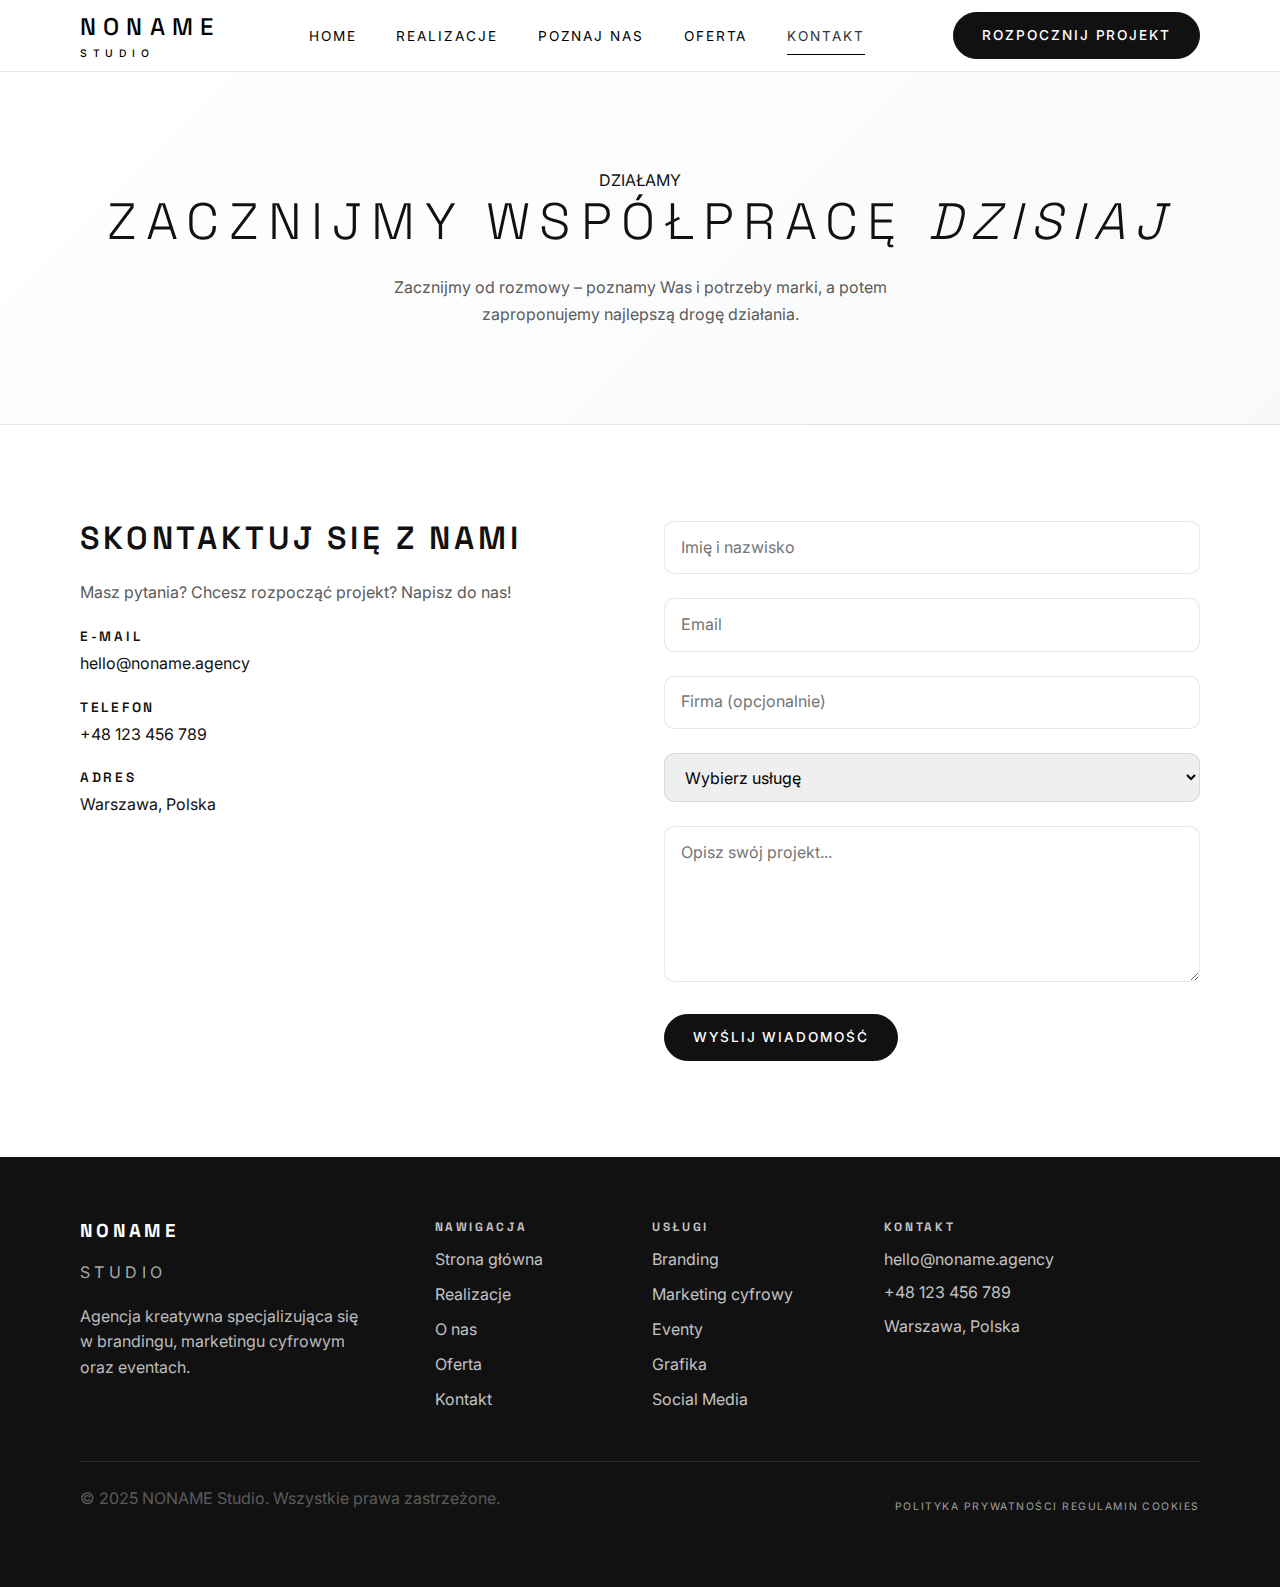
<file: pages/kontakt.html>
<!DOCTYPE html>
<html lang="pl">
<head>
    <meta charset="UTF-8">
    <meta name="viewport" content="width=device-width, initial-scale=1.0">
    <meta name="description" content="NONAME Studio — kontakt: rozpocznij swój projekt już dziś.">
    
    <meta name="author" content="NONAME Studio">
    <title>Kontakt — NONAME Studio</title>
    
    <link rel="preconnect" href="https://fonts.googleapis.com">
    <link rel="preconnect" href="https://fonts.gstatic.com" crossorigin>
    <link href="https://fonts.googleapis.com/css2?family=Inter:wght@300;400;500;600;700&display=swap" rel="stylesheet">
    <link href="https://fonts.googleapis.com/css2?family=Space+Grotesk:wght@300;400;500;600;700&display=swap" rel="stylesheet">
    
    <link rel="stylesheet" href="../soho-studio-styles.css?v=1.0.0">
</head>
<body>
    <!-- Unified Header -->
    <header class="main-header">
        <div class="header-wrapper">
            <div class="header-logo">
                <a href="../index.html" class="logo-link">
                    <span class="logo-main">NONAME</span>
                    <span class="logo-sub">studio</span>
                </a>
            </div>
            
            <nav class="header-navigation" role="navigation" aria-label="Nawigacja główna">
                <ul class="nav-menu">
                    <li><a href="../index.html" class="nav-item">Home</a></li>
                    <li><a href="realizacje.html" class="nav-item">Realizacje</a></li>
                    <li><a href="poznaj-nas.html" class="nav-item">Poznaj nas</a></li>
                    <li><a href="oferta.html" class="nav-item">Oferta</a></li>
                    <li><a href="kontakt.html" class="nav-item active" aria-current="page">Kontakt</a></li>
                </ul>
            </nav>
            
            <div class="header-actions">
                <a href="kontakt.html" class="cta-button">Rozpocznij projekt</a>
            </div>
            
            <button class="mobile-menu-toggle" aria-label="Toggle navigation menu" aria-expanded="false">
                <span class="hamburger-line"></span>
                <span class="hamburger-line"></span>
                <span class="hamburger-line"></span>
            </button>
        </div>
    </header>

    <!-- Main Content -->
    <main id="app" role="main">
        <!-- Sekcja hero kontakt - Soho Studio Style -->
        <section class="kontakt-hero-soho-studio section-spacing">
            <div class="kontakt-hero-soho-studio-container">
                <div class="kontakt-badge">
                    <span class="badge-text">DZIAŁAMY</span>
                </div>
                <h1 class="kontakt-main-title">
                    Zacznijmy współpracę <em>dzisiaj</em>
                </h1>
                <div class="kontakt-description">
                    <p class="description-text">
                        Zacznijmy od rozmowy – poznamy Was i potrzeby marki, a potem zaproponujemy najlepszą drogę działania.
                    </p>
                </div>
            </div>
        </section>

        <!-- Contact Form Section -->
        <section class="contact-form-section">
            <div class="container">
                <div class="contact-form-wrapper">
                    <div class="contact-info">
                        <h2>Skontaktuj się z nami</h2>
                        <p>Masz pytania? Chcesz rozpocząć projekt? Napisz do nas!</p>
                        
                        <div class="contact-details">
                            <div class="contact-item">
                            <h3>E-mail</h3>
                                <a href="mailto:hello@noname.agency">hello@noname.agency</a>
                            </div>
                            <div class="contact-item">
                            <h3>Telefon</h3>
                                <a href="tel:+48123456789">+48 123 456 789</a>
                            </div>
                            <div class="contact-item">
                            <h3>Adres</h3>
                                <span>Warszawa, Polska</span>
                            </div>
                        </div>
                    </div>
                    
                    <form class="contact-form" id="contactForm">
                        <div class="form-group">
                            <input type="text" id="name" name="name" placeholder="Imię i nazwisko" required>
                        </div>
                        <div class="form-group">
                            <input type="email" id="email" name="email" placeholder="Email" required>
                        </div>
                        <div class="form-group">
                            <input type="text" id="company" name="company" placeholder="Firma (opcjonalnie)">
                        </div>
                        <div class="form-group">
                            <select id="service" name="service" required>
                                <option value="">Wybierz usługę</option>
                                <option value="branding">Branding</option>
                                <option value="web-design">Web Design</option>
                                <option value="marketing">Marketing</option>
                                <option value="event">Event Management</option>
                                <option value="other">Inne</option>
                            </select>
                        </div>
                        <div class="form-group">
                            <textarea id="message" name="message" placeholder="Opisz swój projekt..." rows="5" required></textarea>
                        </div>
                        <button type="submit" class="btn-primary">Wyślij wiadomość</button>
                    </form>
                </div>
            </div>
        </section>
    </main>



    <!-- Scripts -->
    <script type="module" src="../assets/js/components.js?v=2.0.6"></script>
    <script type="module" src="../assets/js/app.js?v=2.0.6"></script>
    <script src="../assets/js/contact-form.js?v=2.0.6"></script>
    <script src="../assets/js/animations-bundle.js?v=2.0.6"></script>
    <script src="../soho-animations.js?v=1.0.0"></script>
    
    <!-- Mobile Navigation handled by components.js:initHeader() -->
    
    
    
    <!-- Footer - Soho Studio Style -->
    <footer class="footer-soho-studio" role="contentinfo">
        <div class="footer-soho-studio-container">
            <div class="footer-soho-studio-content">
                <div class="footer-soho-studio-main">
                    <div class="footer-logo-soho">
                        <h3 class="footer-logo-main">NONAME</h3>
                        <p class="footer-logo-sub">studio</p>
                        <p class="footer-logo-description">
                            Agencja kreatywna specjalizująca się w brandingu, marketingu cyfrowym oraz eventach.
                        </p>
                    </div>
                    
                    <div class="footer-links-soho">
                        <div class="footer-section-soho">
                            <h4 class="footer-section-title">NAWIGACJA</h4>
                            <ul class="footer-links-list">
                                <li><a href="/index.html">Strona główna</a></li>
                                <li><a href="/pages/realizacje.html">Realizacje</a></li>
                                <li><a href="/pages/poznaj-nas.html">O nas</a></li>
                                <li><a href="/pages/oferta.html">Oferta</a></li>
                                <li><a href="/pages/kontakt.html">Kontakt</a></li>
                            </ul>
                        </div>
                        
                        <div class="footer-section-soho">
                            <h4 class="footer-section-title">USŁUGI</h4>
                            <ul class="footer-links-list">
                                <li><a href="/pages/oferta.html#branding">Branding</a></li>
                                <li><a href="/pages/oferta.html#marketing">Marketing cyfrowy</a></li>
                                <li><a href="/pages/oferta.html#eventy">Eventy</a></li>
                                <li><a href="/pages/oferta.html#grafika">Grafika</a></li>
                                <li><a href="/pages/oferta.html#social-media">Social Media</a></li>
                            </ul>
                        </div>
                    </div>
                    
                    <div class="footer-contact-soho">
                        <h4 class="footer-section-title">KONTAKT</h4>
                        <div class="footer-contact-info">
                            <a href="mailto:hello@noname.agency" class="footer-contact-link" aria-label="Wyślij email">
                                hello@noname.agency
                            </a>
                            <a href="tel:+48123456789" class="footer-contact-link" aria-label="Zadzwoń">
                                +48 123 456 789
                            </a>
                            <div class="footer-contact-link">
                                Warszawa, Polska
                            </div>
                        </div>
                    </div>
                </div>
                
                <div class="footer-soho-studio-bottom">
                    <div class="footer-bottom-content">
                        <p class="footeropyright">&copy; 2025 NONAME Studio. Wszystkie prawa zastrzeżone.</p>
                        <div class="footer-legal-soho">
                            <a href="#polityka-prywatnosci" class="legal-link-soho">Polityka prywatności</a>
                            <a href="#regulamin" class="legal-link-soho">Regulamin</a>
                            <a href="#cookies" class="legal-link-soho">Cookies</a>
                        </div>
                    </div>
                </div>
            </div>
        </div>
    </footer>
</body>
</html>
</file>
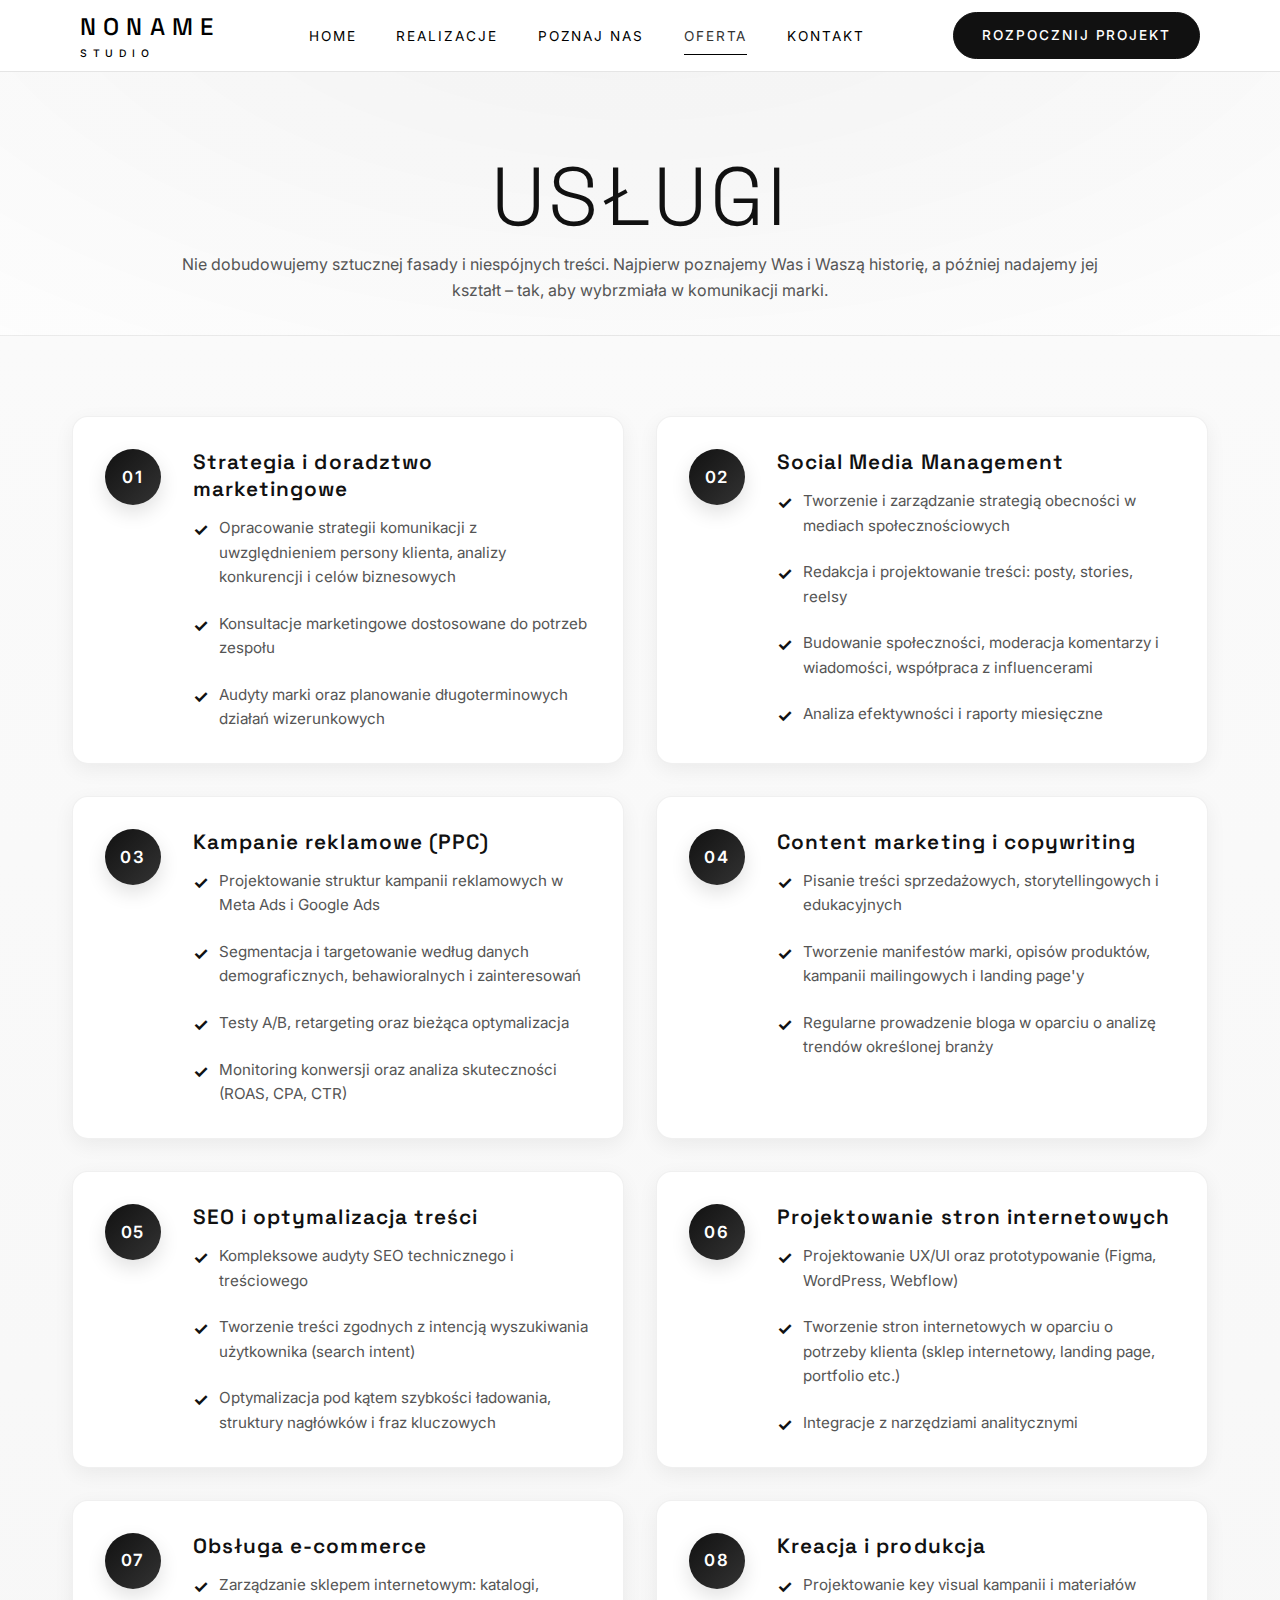
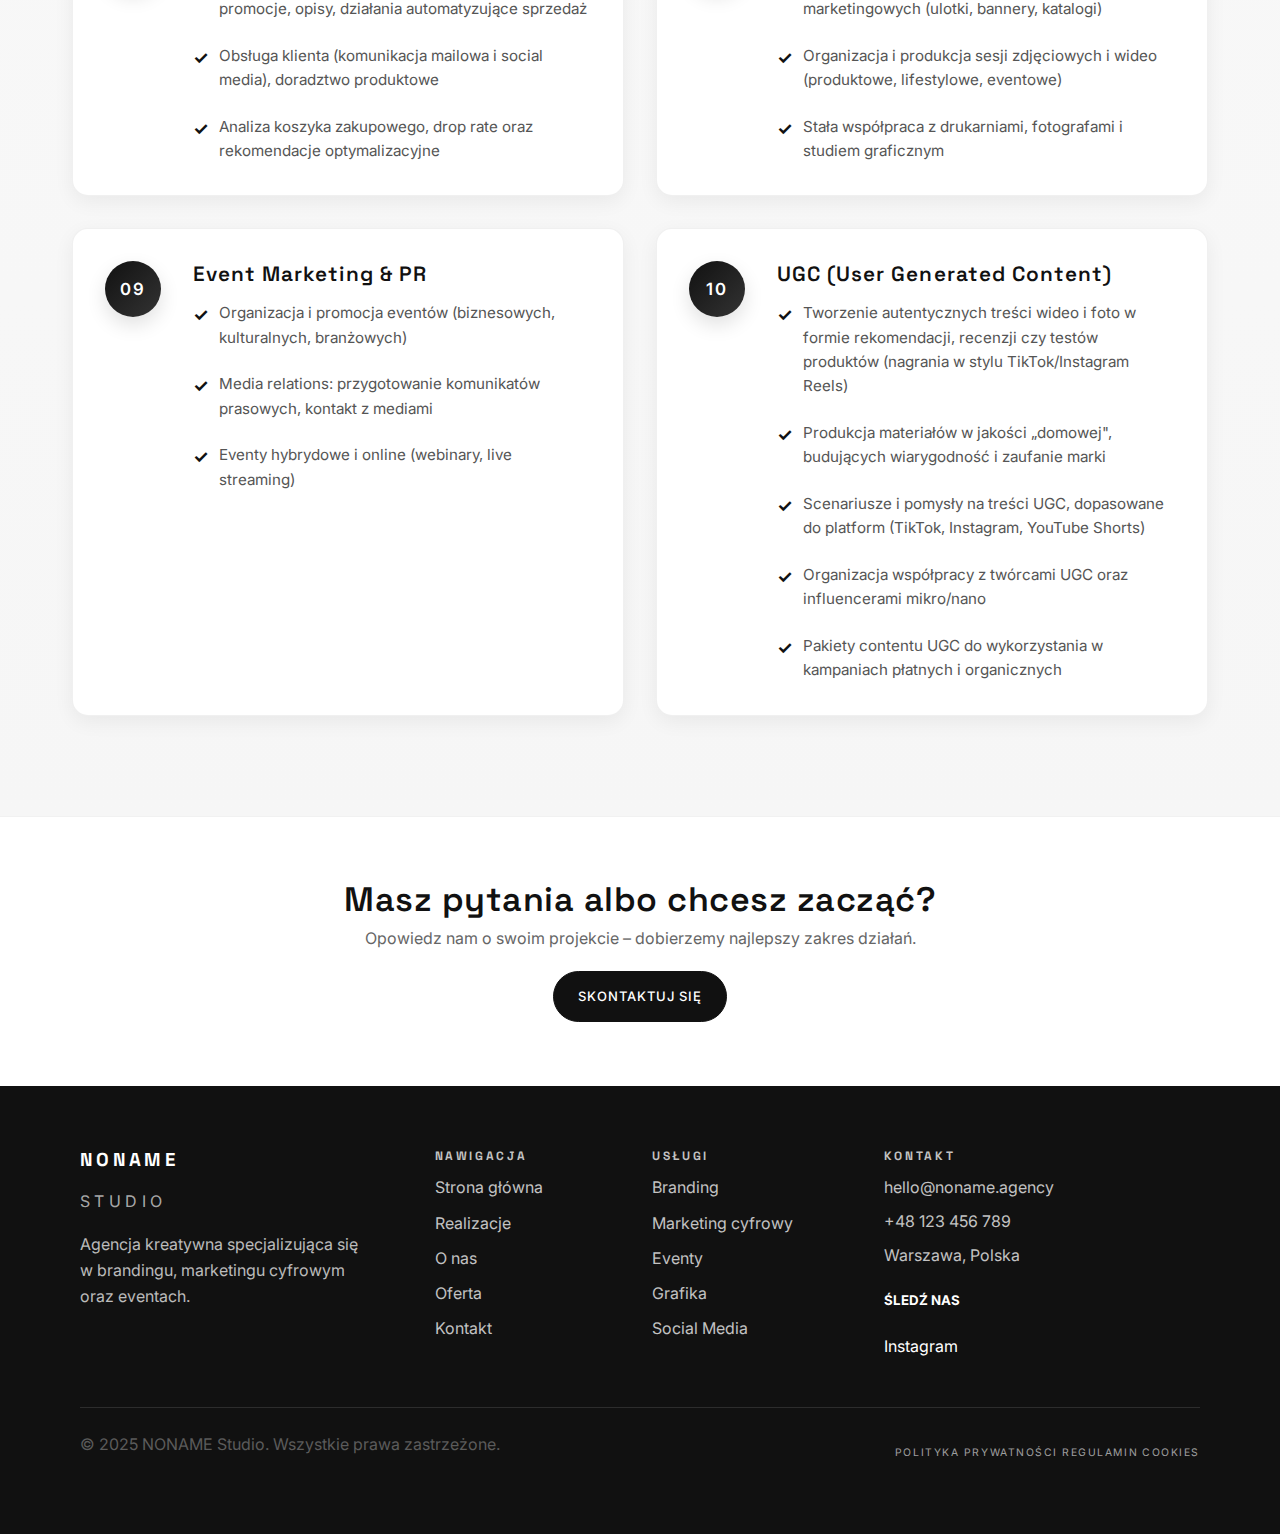
<file: pages/oferta.html>
<!DOCTYPE html>
<html lang="pl">
<head>
    <meta charset="UTF-8">
    <meta name="viewport" content="width=device-width, initial-scale=1.0">
    <meta name="description" content="NONAME Studio — oferta usług: branding, marketing cyfrowy i eventy.">
    
    <meta name="author" content="NONAME Studio">
    <title>Oferta — NONAME Studio</title>
    
    <link rel="preconnect" href="https://fonts.googleapis.com">
    <link rel="preconnect" href="https://fonts.gstatic.com" crossorigin>
    <link href="https://fonts.googleapis.com/css2?family=Inter:wght@300;400;500;600;700&display=swap" rel="stylesheet">
    <link href="https://fonts.googleapis.com/css2?family=Space+Grotesk:wght@300;400;500;600;700&display=swap" rel="stylesheet">
    
    <link rel="stylesheet" href="../soho-studio-styles.css?v=1.0.0">
</head>
<body>
    <!-- Unified Header -->
    <header class="main-header">
        <div class="header-wrapper">
            <div class="header-logo">
                <a href="../index.html" class="logo-link">
                    <span class="logo-main">NONAME</span>
                    <span class="logo-sub">studio</span>
                </a>
            </div>
            
            <nav class="header-navigation" role="navigation" aria-label="Nawigacja główna">
                <ul class="nav-menu">
                    <li><a href="../index.html" class="nav-item">Home</a></li>
                    <li><a href="realizacje.html" class="nav-item">Realizacje</a></li>
                    <li><a href="poznaj-nas.html" class="nav-item">Poznaj nas</a></li>
                    <li><a href="oferta.html" class="nav-item active" aria-current="page">Oferta</a></li>
                    <li><a href="kontakt.html" class="nav-item">Kontakt</a></li>
                </ul>
            </nav>
            
            <div class="header-actions">
                <a href="kontakt.html" class="cta-button">Rozpocznij projekt</a>
            </div>
            
            <button class="mobile-menu-toggle" aria-label="Toggle navigation menu" aria-expanded="false">
                <span class="hamburger-line"></span>
                <span class="hamburger-line"></span>
                <span class="hamburger-line"></span>
            </button>
        </div>
    </header>

    <!-- Main Content -->
    <main id="app" role="main">
        <!-- Sekcja hero usług - Soho Studio Style -->
        <section class="oferta-hero-soho-studio">
            <div class="oferta-hero-soho-studio-container">
                <h1 class="oferta-main-title">Usługi</h1>
                <div class="oferta-description">
                    <p class="description-text">
                        Nie dobudowujemy sztucznej fasady i niespójnych treści. Najpierw poznajemy Was i Waszą historię, a później nadajemy jej kształt – tak, aby wybrzmiała w komunikacji marki.
                    </p>
                </div>
            </div>
        </section>

        <!-- Zakres Usług Section -->
        <section class="zakres-uslug-section">
            <div class="zakres-uslug-container">
                
                
                <div class="zakres-uslug-grid">
                    <!-- 01 -->
                    <div class="zakres-uslug-item">
                        <div class="zakres-number">01</div>
                        <div class="zakres-content">
                            <h3 class="zakres-title">Strategia i doradztwo marketingowe</h3>
                            <ul class="zakres-list">
                                <li>Opracowanie strategii komunikacji z uwzględnieniem persony klienta, analizy konkurencji i celów biznesowych</li>
                                <li>Konsultacje marketingowe dostosowane do potrzeb zespołu</li>
                                <li>Audyty marki oraz planowanie długoterminowych działań wizerunkowych</li>
                            </ul>
                        </div>
                    </div>

                    <!-- 02 -->
                    <div class="zakres-uslug-item">
                        <div class="zakres-number">02</div>
                        <div class="zakres-content">
                            <h3 class="zakres-title">Social Media Management</h3>
                            <ul class="zakres-list">
                                <li>Tworzenie i zarządzanie strategią obecności w mediach społecznościowych</li>
                                <li>Redakcja i projektowanie treści: posty, stories, reelsy</li>
                                <li>Budowanie społeczności, moderacja komentarzy i wiadomości, współpraca z influencerami</li>
                                <li>Analiza efektywności i raporty miesięczne</li>
                            </ul>
                        </div>
                    </div>

                    <!-- 03 -->
                    <div class="zakres-uslug-item">
                        <div class="zakres-number">03</div>
                        <div class="zakres-content">
                            <h3 class="zakres-title">Kampanie reklamowe (PPC)</h3>
                            <ul class="zakres-list">
                                <li>Projektowanie struktur kampanii reklamowych w Meta Ads i Google Ads</li>
                                <li>Segmentacja i targetowanie według danych demograficznych, behawioralnych i zainteresowań</li>
                                <li>Testy A/B, retargeting oraz bieżąca optymalizacja</li>
                                <li>Monitoring konwersji oraz analiza skuteczności (ROAS, CPA, CTR)</li>
                            </ul>
                        </div>
                    </div>

                    <!-- 04 -->
                    <div class="zakres-uslug-item">
                        <div class="zakres-number">04</div>
                        <div class="zakres-content">
                            <h3 class="zakres-title">Content marketing i copywriting</h3>
                            <ul class="zakres-list">
                                <li>Pisanie treści sprzedażowych, storytellingowych i edukacyjnych</li>
                                <li>Tworzenie manifestów marki, opisów produktów, kampanii mailingowych i landing page'y</li>
                                <li>Regularne prowadzenie bloga w oparciu o analizę trendów określonej branży</li>
                            </ul>
                        </div>
                    </div>

                    <!-- 05 -->
                    <div class="zakres-uslug-item">
                        <div class="zakres-number">05</div>
                        <div class="zakres-content">
                            <h3 class="zakres-title">SEO i optymalizacja treści</h3>
                            <ul class="zakres-list">
                                <li>Kompleksowe audyty SEO technicznego i treściowego</li>
                                <li>Tworzenie treści zgodnych z intencją wyszukiwania użytkownika (search intent)</li>
                                <li>Optymalizacja pod kątem szybkości ładowania, struktury nagłówków i fraz kluczowych</li>
                            </ul>
                        </div>
                    </div>

                    <!-- 06 -->
                    <div class="zakres-uslug-item">
                        <div class="zakres-number">06</div>
                        <div class="zakres-content">
                            <h3 class="zakres-title">Projektowanie stron internetowych</h3>
                            <ul class="zakres-list">
                                <li>Projektowanie UX/UI oraz prototypowanie (Figma, WordPress, Webflow)</li>
                                <li>Tworzenie stron internetowych w oparciu o potrzeby klienta (sklep internetowy, landing page, portfolio etc.)</li>
                                <li>Integracje z narzędziami analitycznymi</li>
                            </ul>
                        </div>
                    </div>

                    <!-- 07 -->
                    <div class="zakres-uslug-item">
                        <div class="zakres-number">07</div>
                        <div class="zakres-content">
                            <h3 class="zakres-title">Obsługa e-commerce</h3>
                            <ul class="zakres-list">
                                <li>Zarządzanie sklepem internetowym: katalogi, promocje, opisy, działania automatyzujące sprzedaż</li>
                                <li>Obsługa klienta (komunikacja mailowa i social media), doradztwo produktowe</li>
                                <li>Analiza koszyka zakupowego, drop rate oraz rekomendacje optymalizacyjne</li>
                            </ul>
                </div>
            </div>
            
                    <!-- 08 -->
                    <div class="zakres-uslug-item">
                        <div class="zakres-number">08</div>
                        <div class="zakres-content">
                            <h3 class="zakres-title">Kreacja i produkcja</h3>
                            <ul class="zakres-list">
                                <li>Projektowanie key visual kampanii i materiałów marketingowych (ulotki, bannery, katalogi)</li>
                                <li>Organizacja i produkcja sesji zdjęciowych i wideo (produktowe, lifestylowe, eventowe)</li>
                                <li>Stała współpraca z drukarniami, fotografami i studiem graficznym</li>
                            </ul>
                </div>
                    </div>

                    <!-- 09 -->
                    <div class="zakres-uslug-item">
                        <div class="zakres-number">09</div>
                        <div class="zakres-content">
                            <h3 class="zakres-title">Event Marketing & PR</h3>
                            <ul class="zakres-list">
                                <li>Organizacja i promocja eventów (biznesowych, kulturalnych, branżowych)</li>
                                <li>Media relations: przygotowanie komunikatów prasowych, kontakt z mediami</li>
                                <li>Eventy hybrydowe i online (webinary, live streaming)</li>
                            </ul>
                </div>
            </div>
            
                    <!-- 10 -->
                    <div class="zakres-uslug-item">
                        <div class="zakres-number">10</div>
                        <div class="zakres-content">
                            <h3 class="zakres-title">UGC (User Generated Content)</h3>
                            <ul class="zakres-list">
                                <li>Tworzenie autentycznych treści wideo i foto w formie rekomendacji, recenzji czy testów produktów (nagrania w stylu TikTok/Instagram Reels)</li>
                                <li>Produkcja materiałów w jakości „domowej", budujących wiarygodność i zaufanie marki</li>
                                <li>Scenariusze i pomysły na treści UGC, dopasowane do platform (TikTok, Instagram, YouTube Shorts)</li>
                                <li>Organizacja współpracy z twórcami UGC oraz influencerami mikro/nano</li>
                                <li>Pakiety contentu UGC do wykorzystania w kampaniach płatnych i organicznych</li>
                            </ul>
                </div>
                    </div>
                </div>
            </div>
        </section>

        <!-- CTA końcowa -->
        <section class="oferta-cta">
            <div class="oferta-cta-container">
                <h2>Masz pytania albo chcesz zacząć?</h2>
                <p>Opowiedz nam o swoim projekcie – dobierzemy najlepszy zakres działań.</p>
                <a class="oferta-cta-btn" href="kontakt.html">Skontaktuj się</a>
            </div>
        </section>

    </main>

    <!-- Custom Styles for Zakres Usług -->
    <style>
        /* ===== HERO (OFERTA) ===== */
        .oferta-hero-soho-studio {
            background: radial-gradient(1200px 600px at 50% -50%, rgba(26,26,26,0.06), transparent), #ffffff;
            border-bottom: 1px solid rgba(17,17,17,0.06);
            padding: 80px 0 32px;
        }
        .oferta-hero-soho-studio-container { max-width: 1200px; margin: 0 auto; padding: 0 2rem; text-align: center; }
        .oferta-badge { display: flex; gap: 8px; justify-content: center; margin-bottom: 18px; }
        .oferta-badge .badge-text { padding: 6px 14px; background: #111; color: #fff; border-radius: 999px; font-size: 12px; letter-spacing: 2px; text-transform: uppercase; font-weight: 500; }
        .oferta-badge .badge-text.accent { background: #666; }
        .oferta-main-title { font-family: 'Space Grotesk', system-ui, sans-serif; font-weight: 300; font-size: clamp(44px, 8vw, 82px); letter-spacing: 3px; text-transform: uppercase; margin: 0 0 10px; }
        .oferta-description .description-text { max-width: 920px; margin: 0 auto; color: #555; line-height: 1.6; }

        /* ===== ZAKRES USŁUG STYLES ===== */
        .zakres-uslug-section {
            background: linear-gradient(180deg, #fafafa, #f6f6f6);
            padding: 80px 0 100px;
        }

        .zakres-uslug-container {
            max-width: 1200px;
            margin: 0 auto;
            padding: 0 2rem;
        }

        .zakres-uslug-header {
            text-align: center;
            margin-bottom: 4rem;
        }

        .zakres-uslug-title {
            font-size: clamp(2.5rem, 5vw, 4rem);
            font-weight: 300;
            color: #1a1a1a;
            text-transform: uppercase;
            letter-spacing: 3px;
            margin: 0;
        }

        .zakres-uslug-grid { display: grid; grid-template-columns: repeat(2, 1fr); gap: 32px; }

        .zakres-uslug-item { display: flex; gap: 2rem; background: #fff; border-radius: 16px; padding: 2rem; border: 1px solid rgba(0,0,0,0.06); box-shadow: 0 6px 20px rgba(0,0,0,0.06); transition: box-shadow .2s ease, transform .12s ease, border-color .2s ease; }
        .zakres-uslug-item:hover { transform: translateY(-2px); box-shadow: 0 12px 28px rgba(0,0,0,0.08); border-color: rgba(0,0,0,0.12); }

        .zakres-number { flex-shrink: 0; width: 56px; height: 56px; background: linear-gradient(135deg,#111,#333); color: #fff; border-radius: 50%; display: flex; align-items: center; justify-content: center; font-size: 1.05rem; font-weight: 600; font-family: 'Inter', sans-serif; box-shadow: 0 8px 20px rgba(0,0,0,0.12); }

        .zakres-content {
            flex: 1;
        }

        .zakres-title { font-size: 1.3rem; font-weight: 600; color: #111; margin: 0 0 0.8rem; line-height: 1.3; }

        .zakres-list {
            list-style: none;
            padding: 0;
            margin: 0;
        }

        .zakres-list li { position: relative; padding-left: 1.6rem; margin-bottom: 0.65rem; font-size: 0.95rem; line-height: 1.6; color: #555; }
        .zakres-list li::before { content: '✓'; position: absolute; left: 0; top: 0; color: #111; font-weight: 700; }

        .zakres-list li:last-child {
            margin-bottom: 0;
        }

        /* ===== RESPONSIVE STYLES ===== */
        @media (max-width: 1024px) {
            .zakres-uslug-grid {
                grid-template-columns: 1fr;
                gap: 24px;
            }

            .zakres-uslug-item {
                padding: 1.75rem;
            }
        }

        @media (max-width: 768px) {
            .zakres-uslug-section {
                padding: 56px 0;
            }

            .zakres-uslug-container {
                padding: 0 1rem;
            }

            .zakres-uslug-header {
                margin-bottom: 2.25rem;
            }

            .zakres-uslug-item {
                flex-direction: column;
                gap: 1.25rem;
                padding: 1.25rem;
            }

            .zakres-number {
                width: 48px;
                height: 48px;
                font-size: 0.95rem;
                align-self: flex-start;
            }

            .zakres-title {
                font-size: 1.2rem;
                margin-bottom: 1rem;
            }

            .zakres-list li {
                font-size: 0.92rem;
            }
        }

        @media (max-width: 480px) {
            .zakres-uslug-section {
                padding: 40px 0;
            }

            .zakres-uslug-item {
                padding: 1.2rem;
            }

            .zakres-number {
                width: 45px;
                height: 45px;
                font-size: 0.9rem;
            }

            .zakres-title {
                font-size: 1.1rem;
            }
        }

        /* ===== CTA END ===== */
        .oferta-cta { background: #fff; border-top: 1px solid rgba(17,17,17,0.06); padding: 64px 0; }
        .oferta-cta-container { max-width: 900px; margin: 0 auto; padding: 0 2rem; text-align: center; }
        .oferta-cta h2 { margin: 0 0 8px; font-size: clamp(26px, 4vw, 34px); font-weight: 600; letter-spacing: .5px; color: #111; }
        .oferta-cta p { margin: 0 0 20px; color: #666; }
        .oferta-cta-btn { display: inline-block; padding: 14px 24px; border-radius: 999px; background: #111; color: #fff; text-decoration: none; letter-spacing: 1px; text-transform: uppercase; font-size: 13px; }
    </style>

    <!-- Scripts -->
    <script type="module" src="../assets/js/components.js?v=2.0.6"></script>
    <script type="module" src="../assets/js/app.js?v=2.0.6"></script>
    <script src="../assets/js/contact-form.js?v=2.0.6"></script>
    <script src="../soho-animations.js?v=1.0.0"></script>
    
    <!-- Mobile Navigation handled by components.js:initHeader() -->
    
    

    <!-- Footer - Soho Studio Style -->
    <footer class="footer-soho-studio" role="contentinfo">
        <div class="footer-soho-studio-container">
            <div class="footer-soho-studio-content">
                <div class="footer-soho-studio-main">
                    <div class="footer-logo-soho">
                        <h3 class="footer-logo-main">NONAME</h3>
                        <p class="footer-logo-sub">studio</p>
                        <p class="footer-logo-description">
                            Agencja kreatywna specjalizująca się w brandingu, marketingu cyfrowym oraz eventach.
                        </p>
                    </div>
                    
                    <div class="footer-links-soho">
                        <div class="footer-section-soho">
                            <h4 class="footer-section-title">NAWIGACJA</h4>
                            <ul class="footer-links-list">
                                <li><a href="../index.html">Strona główna</a></li>
                                <li><a href="realizacje.html">Realizacje</a></li>
                                <li><a href="poznaj-nas.html">O nas</a></li>
                                <li><a href="oferta.html">Oferta</a></li>
                                <li><a href="kontakt.html">Kontakt</a></li>
                            </ul>
                        </div>
                        
                        <div class="footer-section-soho">
                            <h4 class="footer-section-title">USŁUGI</h4>
                            <ul class="footer-links-list">
                                <li><a href="oferta.html#branding">Branding</a></li>
                                <li><a href="oferta.html#marketing">Marketing cyfrowy</a></li>
                                <li><a href="oferta.html#eventy">Eventy</a></li>
                                <li><a href="oferta.html#grafika">Grafika</a></li>
                                <li><a href="oferta.html#social-media">Social Media</a></li>
                            </ul>
                        </div>
                    </div>
                    
                    <div class="footer-contact-soho">
                        <h4 class="footer-section-title">KONTAKT</h4>
                        <div class="footer-contact-info">
                            <a href="mailto:hello@noname.agency" class="footer-contact-link" aria-label="Wyślij email">
                                hello@noname.agency
                            </a>
                            <a href="tel:+48123456789" class="footer-contact-link" aria-label="Zadzwoń">
                                +48 123 456 789
                            </a>
                            <div class="footer-contact-link">
                                Warszawa, Polska
                            </div>
                        </div>
                        
                        <div class="footer-social">
                            <h5 class="footer-social-title">ŚLEDŹ NAS</h5>
                            <div class="footer-social-links">
                                <a href="https://instagram.com/noname.agency" class="footer-social-link" aria-label="Instagram" target="_blank" rel="noopener">
                                    <span>Instagram</span>
                                </a>
                            </div>
                        </div>
                    </div>
                </div>
                
                <div class="footer-soho-studio-bottom">
                    <div class="footer-bottom-content">
                        <p class="footeropyright">&copy; 2025 NONAME Studio. Wszystkie prawa zastrzeżone.</p>
                        <div class="footer-legal-soho">
                            <a href="#polityka-prywatnosci" class="legal-link-soho">Polityka prywatności</a>
                            <a href="#regulamin" class="legal-link-soho">Regulamin</a>
                            <a href="#cookies" class="legal-link-soho">Cookies</a>
                        </div>
                    </div>
                </div>
            </div>
        </div>
    </footer>
</body>
</html>
</file>
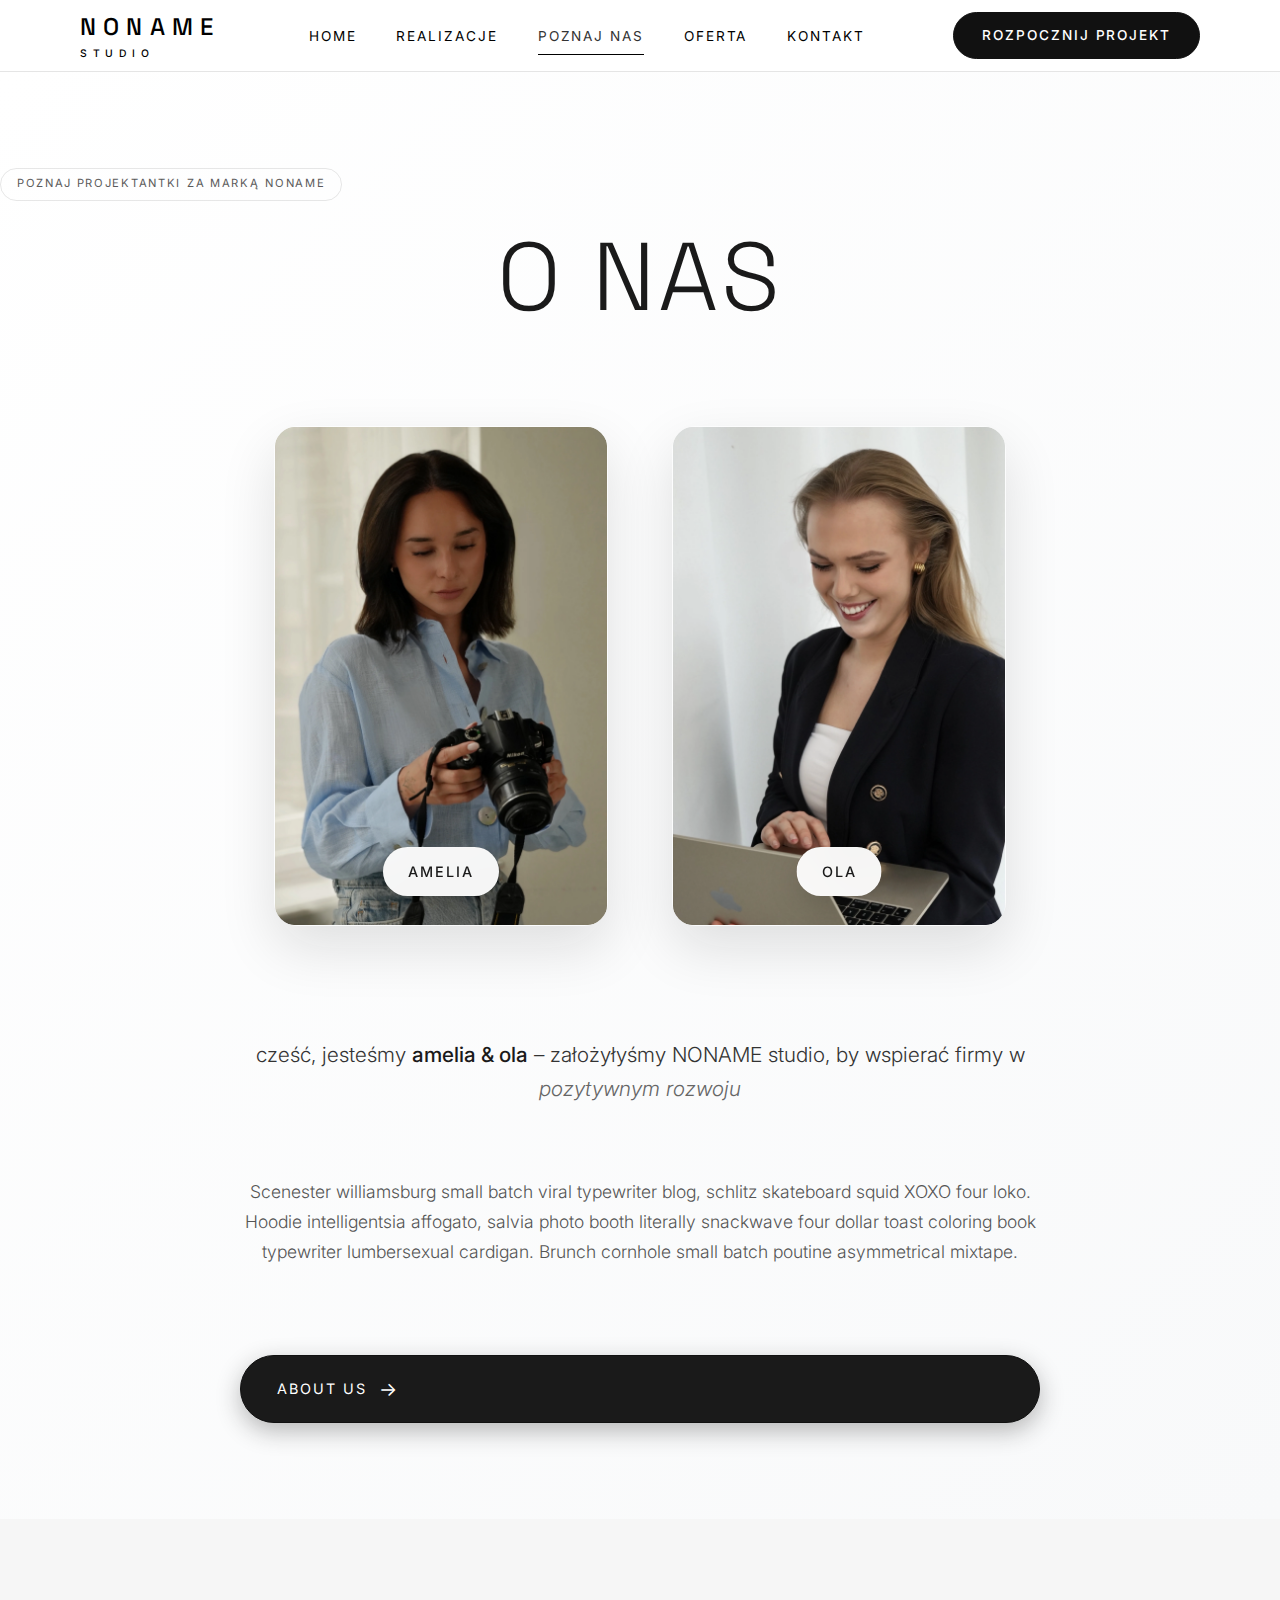
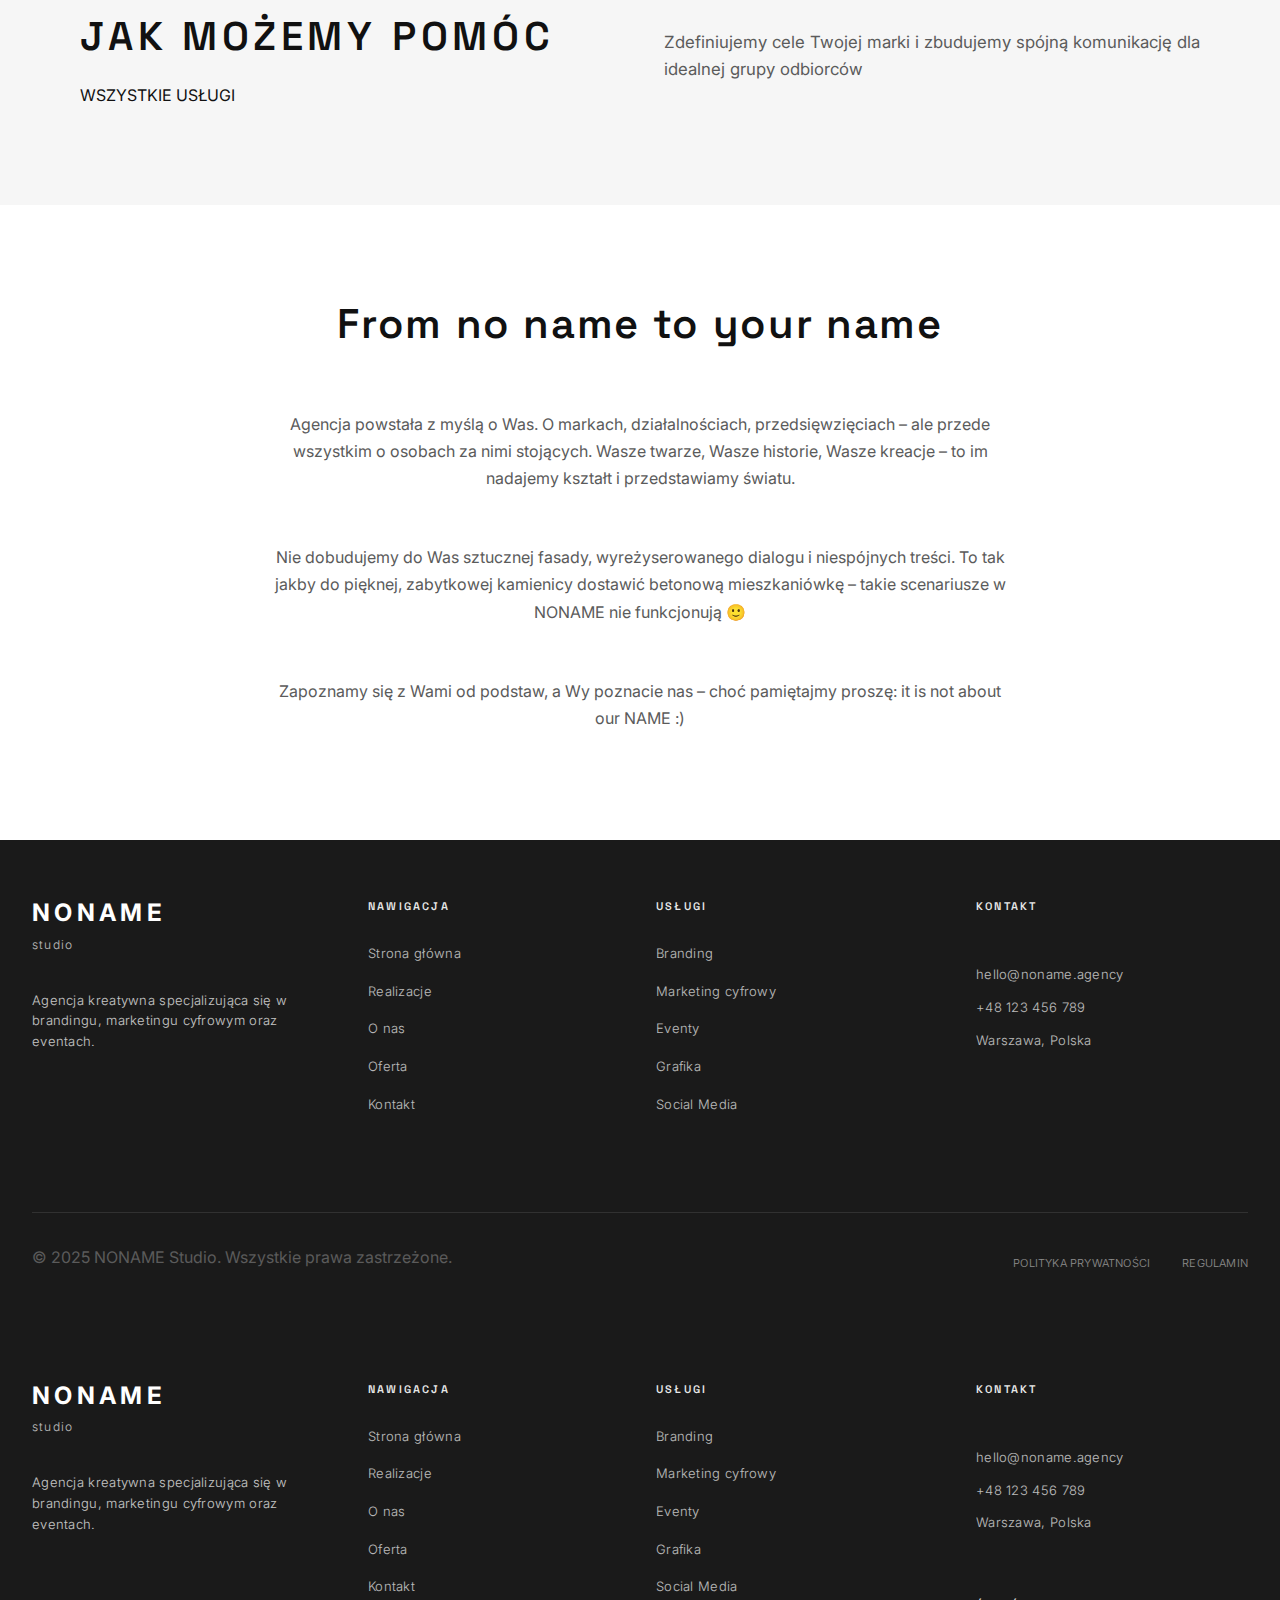
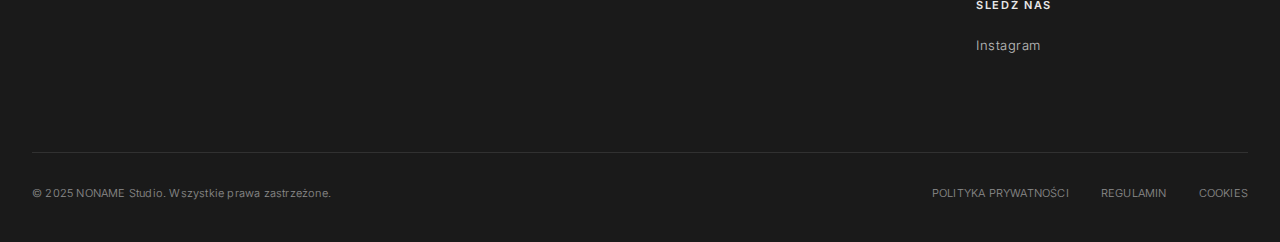
<file: pages/poznaj-nas.html>
<!DOCTYPE html>
<html lang="pl">
<head>
    <meta charset="UTF-8">
    <meta name="viewport" content="width=device-width, initial-scale=1.0">
    <meta name="description" content="NONAME Studio — poznaj nasz zespół: Amelia i Aleksandra.">
    
    <meta name="author" content="NONAME Studio">
    <title>Poznaj nas — NONAME Studio</title>
    
    <link rel="preconnect" href="https://fonts.googleapis.com">
    <link rel="preconnect" href="https://fonts.gstatic.com" crossorigin>
    <link href="https://fonts.googleapis.com/css2?family=Inter:wght@300;400;500;600;700&display=swap" rel="stylesheet">
    <link href="https://fonts.googleapis.com/css2?family=Space+Grotesk:wght@300;400;500;600;700&display=swap" rel="stylesheet">
    
    <link rel="stylesheet" href="../soho-studio-styles.css?v=1.0.0">
</head>
<body>
    <!-- Unified Header -->
    <header class="main-header">
        <div class="header-wrapper">
            <div class="header-logo">
                <a href="../index.html" class="logo-link">
                    <span class="logo-main">NONAME</span>
                    <span class="logo-sub">studio</span>
                </a>
            </div>
            
            <nav class="header-navigation" role="navigation" aria-label="Nawigacja główna">
                <ul class="nav-menu">
                    <li><a href="../index.html" class="nav-item">Home</a></li>
                    <li><a href="realizacje.html" class="nav-item">Realizacje</a></li>
                    <li><a href="poznaj-nas.html" class="nav-item active" aria-current="page">Poznaj nas</a></li>
                    <li><a href="oferta.html" class="nav-item">Oferta</a></li>
                    <li><a href="kontakt.html" class="nav-item">Kontakt</a></li>
                </ul>
            </nav>
            
            <div class="header-actions">
                <a href="kontakt.html" class="cta-button">Rozpocznij projekt</a>
            </div>
            
            <button class="mobile-menu-toggle" aria-label="Toggle navigation menu" aria-expanded="false">
                <span class="hamburger-line"></span>
                <span class="hamburger-line"></span>
                <span class="hamburger-line"></span>
            </button>
        </div>
    </header>

    <!-- Main Content -->
    <main id="app" role="main">
        <!-- Team Hero - Soho Style -->
        <section class="soho-hero-about">
            <div class="soho-hero-about-container">
                <div class="soho-hero-badge">
                    <span>POZNAJ PROJEKTANTKI</span>
                    <span class="accent">za marką</span>
                    <span>NONAME</span>
                </div>
                <h1 class="soho-hero-title">o nas</h1>
                <div class="soho-hero-content">
                    <div class="soho-hero-images">
                        <div class="hero-image-container">
                            <img src="../assets/images/amelia.webp" alt="Amelia" class="hero-portrait">
                            <div class="hero-name-tag">Amelia</div>
                        </div>
                        <div class="hero-image-container">
                            <img src="../assets/images/ola.webp" alt="Ola" class="hero-portrait">
                            <div class="hero-name-tag">Ola</div>
                        </div>
                    </div>
                    <div class="soho-hero-text">
                        <p class="soho-intro-text">
                            cześć, jesteśmy <strong>amelia & ola</strong> – założyłyśmy NONAME studio, by wspierać firmy w <em>pozytywnym rozwoju</em>
                        </p>
                        <p class="soho-description-text">
                            Scenester williamsburg small batch viral typewriter blog, schlitz skateboard squid XOXO four loko. Hoodie intelligentsia affogato, salvia photo booth literally snackwave four dollar toast coloring book typewriter lumbersexual cardigan. Brunch cornhole small batch poutine asymmetrical mixtape.
                        </p>
                        <a href="/pages/kontakt.html" class="soho-cta-button">
                            <span>ABOUT US</span>
                            <span class="arrow">→</span>
                        </a>
                    </div>
        </div>
    </div>
</section>


        <!-- How We Can Help Section -->
        <section class="soho-help-section">
            <div class="soho-help-container">
                <div class="soho-help-content">
                    <div class="soho-help-left">
                        <h2 class="soho-help-title">JAK MOŻEMY POMÓC</h2>
                        <a href="/pages/kontakt.html" class="soho-help-cta">
                            <span>WSZYSTKIE USŁUGI</span>
                        </a>
                    </div>
                    <div class="soho-help-right">
                        <p class="soho-help-text">
                            Zdefiniujemy cele Twojej marki i zbudujemy spójną komunikację dla idealnej grupy odbiorców
                        </p>
                    </div>
                </div>
            </div>
        </section>



        <!-- Manifest / filozofia -->
        <section class="intro-story">
            <div class="intro-story-container">
                <h2>From no name to your name</h2>
                <p>Agencja powstała z myślą o Was. O markach, działalnościach, przedsięwzięciach – ale przede wszystkim o osobach za nimi stojących. Wasze twarze, Wasze historie, Wasze kreacje – to im nadajemy kształt i przedstawiamy światu.</p>
                <p>Nie dobudujemy do Was sztucznej fasady, wyreżyserowanego dialogu i niespójnych treści. To tak jakby do pięknej, zabytkowej kamienicy dostawić betonową mieszkaniówkę – takie scenariusze w NONAME nie funkcjonują 🙂</p>
                <p>Zapoznamy się z Wami od podstaw, a Wy poznacie nas – choć pamiętajmy proszę: it is not about our NAME :)</p>
            </div>
        </section>

    </main>

    

    <!-- Footer - Soho Studio Style (unified) -->
    <footer class="footer-soho-studio" role="contentinfo">
        <div class="footer-soho-studio-container">
            <div class="footer-soho-studio-content">
                <div class="footer-soho-studio-main">
                    <div class="footer-logo-soho">
                        <h3 class="footer-logo-main">NONAME</h3>
                        <p class="footer-logo-sub">studio</p>
                        <p class="footer-logo-description">
                            Agencja kreatywna specjalizująca się w brandingu, marketingu cyfrowym oraz eventach.
                        </p>
                    </div>
                    
                    <div class="footer-links-soho">
                        <div class="footer-section-soho">
                            <h4 class="footer-section-title">NAWIGACJA</h4>
                            <ul class="footer-links-list">
                                <li><a href="/index.html">Strona główna</a></li>
                                <li><a href="/pages/realizacje.html">Realizacje</a></li>
                                <li><a href="/pages/poznaj-nas.html">O nas</a></li>
                                <li><a href="/pages/oferta.html">Oferta</a></li>
                                <li><a href="/pages/kontakt.html">Kontakt</a></li>
                            </ul>
                        </div>
                        
                        <div class="footer-section-soho">
                            <h4 class="footer-section-title">USŁUGI</h4>
                            <ul class="footer-links-list">
                                <li><a href="/pages/oferta.html#branding">Branding</a></li>
                                <li><a href="/pages/oferta.html#marketing">Marketing cyfrowy</a></li>
                                <li><a href="/pages/oferta.html#eventy">Eventy</a></li>
                                <li><a href="/pages/oferta.html#grafika">Grafika</a></li>
                                <li><a href="/pages/oferta.html#social-media">Social Media</a></li>
                            </ul>
                        </div>
                    </div>
                    
                    <div class="footer-contact-soho">
                        <h4 class="footer-section-title">KONTAKT</h4>
                        <div class="footer-contact-info">
                            <a href="mailto:hello@noname.agency" class="footer-contact-link" aria-label="Wyślij email">
                                hello@noname.agency
                            </a>
                            <a href="tel:+48123456789" class="footer-contact-link" aria-label="Zadzwoń">
                                +48 123 456 789
                            </a>
                            <div class="footer-contact-link">
                                Warszawa, Polska
                            </div>
                        </div>
                    </div>
                </div>
                
                <div class="footer-soho-studio-bottom">
                    <div class="footer-bottom-content">
                        <p class="footeropyright">&copy; 2025 NONAME Studio. Wszystkie prawa zastrzeżone.</p>
                        <div class="footer-legal-soho">
                            <a href="#polityka-prywatnosci" class="legal-link-soho">Polityka prywatności</a>
                            <a href="#regulamin" class="legal-link-soho">Regulamin</a>
                        </div>
                    </div>
                </div>
            </div>
        </div>
    </footer>

    <!-- Enhanced Professional Styles for Founders -->
    <style>
        /* ===== PROFESSIONAL FOUNDERS LAYOUT ===== */
        .soho-hero-images {
            display: grid;
            grid-template-columns: 1fr 1fr;
            gap: 4rem;
            align-items: center;
            justify-content: center;
            margin: 4rem 0;
            max-width: 1000px;
            margin-left: auto;
            margin-right: auto;
        }

        .hero-image-container {
            position: relative;
            text-align: center;
            transition: all 0.6s cubic-bezier(0.25, 0.46, 0.45, 0.94);
        }

        .hero-image-container:hover {
            transform: translateY(-10px);
        }

        .hero-portrait {
            width: 100%;
            height: 500px;
            object-fit: cover;
            object-position: center;
            border-radius: 20px;
            box-shadow: 0 25px 80px rgba(0, 0, 0, 0.12);
            transition: all 0.6s cubic-bezier(0.25, 0.46, 0.45, 0.94);
            border: 1px solid rgba(255, 255, 255, 0.1);
        }

        .hero-image-container:hover .hero-portrait {
            transform: scale(1.02);
            box-shadow: 0 35px 100px rgba(0, 0, 0, 0.18);
        }

        .hero-name-tag {
            position: absolute;
            bottom: 30px;
            left: 50%;
            transform: translateX(-50%);
            background: rgba(255, 255, 255, 0.95);
            backdrop-filter: blur(20px);
            padding: 12px 24px;
            border-radius: 30px;
            font-size: 0.9rem;
            font-weight: 500;
            color: #1a1a1a;
            text-transform: uppercase;
            letter-spacing: 2px;
            box-shadow: 0 10px 30px rgba(0, 0, 0, 0.15);
            border: 1px solid rgba(255, 255, 255, 0.2);
            transition: all 0.3s ease;
        }

        .hero-image-container:hover .hero-name-tag {
            background: rgba(26, 26, 26, 0.9);
            color: white;
            transform: translateX(-50%) translateY(-5px);
        }

        /* ===== ELEGANT OVERLAY EFFECTS ===== */
        .hero-image-container::before {
            content: '';
            position: absolute;
            top: 0;
            left: 0;
            right: 0;
            bottom: 0;
            background: linear-gradient(135deg, rgba(0,0,0,0.1) 0%, transparent 50%, rgba(0,0,0,0.2) 100%);
            border-radius: 20px;
            opacity: 0;
            transition: opacity 0.4s ease;
            z-index: 1;
        }

        .hero-image-container:hover::before {
            opacity: 1;
        }

        .hero-name-tag {
            z-index: 2;
        }

        /* ===== PROFESSIONAL SPACING ===== */
        .soho-hero-content {
            display: flex;
            flex-direction: column;
            align-items: center;
            text-align: center;
            gap: 3rem;
        }

        .soho-hero-text {
            max-width: 800px;
            margin: 0 auto;
        }

        /* ===== ENHANCED MOBILE RESPONSIVE ===== */
        @media (max-width: 1024px) {
            .soho-hero-images {
                gap: 3rem;
                max-width: 800px;
            }

            .hero-portrait {
                height: 450px;
            }
        }

        @media (max-width: 768px) {
            .soho-hero-images {
                grid-template-columns: 1fr;
                gap: 2.5rem;
                margin: 3rem 0;
            }

            .hero-image-container {
                max-width: 400px;
                margin: 0 auto;
            }

            .hero-portrait {
                height: 400px;
            }
        }

        @media (max-width: 480px) {
            .soho-hero-images {
                gap: 2rem;
                margin: 2rem 0;
            }

            .hero-image-container {
                max-width: 300px;
            }

            .hero-portrait {
                height: 350px;
                border-radius: 15px;
            }

            .hero-name-tag {
                font-size: 0.8rem;
                padding: 10px 20px;
                bottom: 25px;
            }
        }

        /* ===== SOHO STYLE ENHANCEMENTS ===== */
        .soho-hero-title {
            font-size: clamp(3rem, 8vw, 6rem);
            font-weight: 200;
            line-height: 1.1;
            margin-bottom: 2rem;
            color: #1a1a1a;
            text-transform: uppercase;
            letter-spacing: 3px;
        }

        .soho-intro-text {
            font-size: 1.3rem;
            font-weight: 300;
            line-height: 1.6;
            color: #333;
            margin-bottom: 2rem;
        }

        .soho-intro-text strong {
            font-weight: 500;
            color: #1a1a1a;
        }

        .soho-intro-text em {
            font-style: italic;
            color: #666;
        }

        .soho-description-text {
            font-size: 1.1rem;
            font-weight: 300;
            line-height: 1.7;
            color: #555;
            margin-bottom: 3rem;
        }

        .soho-cta-button {
            display: inline-flex;
            align-items: center;
            gap: 12px;
            padding: 18px 36px;
            background: #1a1a1a;
            color: white;
            text-decoration: none;
            border-radius: 50px;
            font-size: 0.9rem;
            font-weight: 400;
            text-transform: uppercase;
            letter-spacing: 2px;
            transition: all 0.4s cubic-bezier(0.25, 0.46, 0.45, 0.94);
            box-shadow: 0 8px 25px rgba(26, 26, 26, 0.3);
        }

        .soho-cta-button:hover {
            background: #333;
            transform: translateY(-3px);
            box-shadow: 0 15px 35px rgba(26, 26, 26, 0.4);
        }

        .soho-cta-button .arrow {
            font-size: 1.2rem;
            transition: transform 0.3s ease;
        }

        .soho-cta-button:hover .arrow {
            transform: translateX(4px);
        }
    </style>

    <!-- Scripts -->
    <script type="module" src="../assets/js/components.js?v=2.0.6"></script>
    <script type="module" src="../assets/js/app.js?v=2.0.6"></script>
    <script src="../assets/js/contact-form.js?v=2.0.6"></script>
    <script src="../soho-animations.js?v=1.0.0"></script>
    
    <!-- Mobile Navigation Script -->
    <script>
        document.addEventListener('DOMContentLoaded', function() {
            const mobileToggle = document.querySelector('.mobile-menu-toggle');
            const headerNav = document.querySelector('.header-navigation');
            
            if (mobileToggle && headerNav) {
                mobileToggle.addEventListener('click', function() {
                    headerNav.classList.toggle('active');
                    mobileToggle.classList.toggle('active');
                    const isExpanded = headerNav.classList.contains('active');
                    mobileToggle.setAttribute('aria-expanded', isExpanded);
                });
                
                const navItems = document.querySelectorAll('.nav-item');
                navItems.forEach(item => {
                    item.addEventListener('click', function() {
                        headerNav.classList.remove('active');
                        mobileToggle.classList.remove('active');
                        mobileToggle.setAttribute('aria-expanded', 'false');
                    });
                });
                
                document.addEventListener('click', function(event) {
                    if (!headerNav.contains(event.target) && !mobileToggle.contains(event.target)) {
                        headerNav.classList.remove('active');
                        mobileToggle.classList.remove('active');
                        mobileToggle.setAttribute('aria-expanded', 'false');
                    }
                });
            }
        });
    </script>
    
    <!-- Include Footer -->
    <div id="footer-container"></div>
    <script>
        fetch('../footer.html')
            .then(response => response.text())
            .then(data => {
                document.getElementById('footer-container').innerHTML = data;
            })
            .catch(error => console.error('Error loading footer:', error));
    </script>
</body>
</html>
</file>
<file: soho-studio-styles.css>
:root {
    --color-bg: #ffffff;
    --color-surface: #f6f6f6;
    --color-surface-alt: #f1f1f1;
    --color-primary: #111111;
    --color-primary-light: #1f1f1f;
    --color-muted: #5b5b5b;
    --color-muted-light: #848484;
    --color-border: rgba(17, 17, 17, 0.1);
    --color-border-strong: rgba(17, 17, 17, 0.16);
    --color-overlay: rgba(17, 17, 17, 0.04);
    --color-highlight: rgba(17, 17, 17, 0.06);
    --color-shadow: rgba(17, 17, 17, 0.08);
    --color-shadow-strong: rgba(17, 17, 17, 0.15);

    --font-primary: 'Inter', system-ui, -apple-system, BlinkMacSystemFont, sans-serif;
    --font-display: 'Space Grotesk', system-ui, -apple-system, BlinkMacSystemFont, sans-serif;

    --max-content-width: 1200px;
    --header-height: 72px;

    --space-xs: 0.375rem;
    --space-sm: 0.75rem;
    --space-md: 1.5rem;
    --space-lg: 2.5rem;
    --space-xl: clamp(3rem, 6vw, 5rem);
    --space-xxl: clamp(4rem, 9vw, 7rem);

    --radius-sm: 10px;
    --radius-md: 16px;
    --radius-lg: 24px;

    --transition-base: 0.3s cubic-bezier(0.25, 0.46, 0.45, 0.94);
}

*,
*::before,
*::after {
    box-sizing: border-box;
}

html {
    scroll-behavior: smooth;
    scroll-padding-top: calc(var(--header-height) + 32px);
}

body {
    margin: 0;
    font-family: var(--font-primary);
    line-height: 1.6;
    color: var(--color-primary);
    background-color: var(--color-bg);
}

main {
    display: block;
}

img,
video {
    max-width: 100%;
    display: block;
}

img {
    height: auto;
}

a {
    color: inherit;
    text-decoration: none;
    transition: color var(--transition-base), opacity var(--transition-base);
}

a:hover,
a:focus-visible {
    opacity: 0.85;
}

button {
    font: inherit;
    color: inherit;
    background: none;
    border: none;
    cursor: pointer;
}

section {
    padding-block: var(--space-xxl);
}

.section-spacing {
    padding-block: var(--space-xl);
}

section + section {
    margin-top: 0;
}

.container,
.header-wrapper,
.footer-soho-studio-container,
.portfolio-hero__inner,
.portfolio-grid-intro,
.portfolio-description-container,
.zakres-uslug-container,
.oferta-cta-container,
.kontakt-hero-soho-studio-container,
.contact-form-section .container,
.soho-help-container,
.intro-story-container,
.founders-soho-studio-container,
.services-soho-studio-container,
.process-soho-container,
.hero-soho-studio-container,
.cta-soho-studio-container {
    max-width: var(--max-content-width);
    margin-inline: auto;
    padding-inline: clamp(1.25rem, 5vw, 2.5rem);
}

h1,
h2,
h3,
h4 {
    font-family: var(--font-display);
    color: var(--color-primary);
    margin: 0 0 var(--space-sm);
    line-height: 1.1;
}

p {
    margin: 0 0 var(--space-sm);
    color: var(--color-muted);
}

ul,
ol {
    padding: 0;
    margin: 0;
}

.btn,
.cta-button,
.btn-primary,
.btn-cta-soho,
.btn-hero-soho,
.btn-team-soho,
.btn-carousel-soho,
.btn-oferta-soho,
.btn-services-soho,
.btn-realizacje-soho,
.btn-portfolio-intro,
.oferta-cta-btn,
.cta-strip .btn-email {
    display: inline-flex;
    align-items: center;
    justify-content: center;
    gap: 0.5rem;
    padding: 0.75rem 1.75rem;
    border-radius: 999px;
    border: 1px solid var(--color-primary);
    background: var(--color-primary);
    color: #ffffff;
    font-size: 0.85rem;
    font-weight: 500;
    text-transform: uppercase;
    letter-spacing: 0.12rem;
    transition: transform 0.2s ease, box-shadow var(--transition-base), background var(--transition-base), color var(--transition-base);
}

.btn:hover,
.btn:focus-visible,
.cta-button:hover,
.cta-button:focus-visible,
.btn-primary:hover,
.btn-primary:focus-visible,
.btn-hero-soho:hover,
.btn-hero-soho:focus-visible,
.btn-services-soho:hover,
.btn-services-soho:focus-visible,
.btn-portfolio-intro:hover,
.btn-portfolio-intro:focus-visible,
.btn-cta-soho:hover,
.btn-cta-soho:focus-visible,
.btn-team-soho:hover,
.btn-team-soho:focus-visible,
.btn-realizacje-soho:hover,
.btn-realizacje-soho:focus-visible,
.btn-carousel-soho:hover,
.btn-carousel-soho:focus-visible,
.btn-oferta-soho:hover,
.btn-oferta-soho:focus-visible,
.oferta-cta-btn:hover,
.oferta-cta-btn:focus-visible,
.cta-strip .btn-email:hover,
.cta-strip .btn-email:focus-visible {
    transform: translateY(-2px);
    box-shadow: 0 12px 26px rgba(17, 17, 17, 0.18);
}

.btn.secondary,
.btn-hero-soho.secondary,
.btn-cta-soho.secondary,
.btn-portfolio-intro.secondary,
.btn-services-soho.secondary,
.btn-team-soho.secondary,
.btn-realizacje-soho.secondary,
.btn-oferta-soho.secondary,
.btn-carousel-soho.secondary {
    background: transparent;
    color: var(--color-primary);
    border-color: var(--color-primary);
}

.btn.secondary:hover,
.btn.secondary:focus-visible,
.btn-hero-soho.secondary:hover,
.btn-hero-soho.secondary:focus-visible,
.btn-cta-soho.secondary:hover,
.btn-cta-soho.secondary:focus-visible,
.btn-portfolio-intro.secondary:hover,
.btn-portfolio-intro.secondary:focus-visible,
.btn-services-soho.secondary:hover,
.btn-services-soho.secondary:focus-visible,
.btn-team-soho.secondary:hover,
.btn-team-soho.secondary:focus-visible,
.btn-realizacje-soho.secondary:hover,
.btn-realizacje-soho.secondary:focus-visible,
.btn-oferta-soho.secondary:hover,
.btn-oferta-soho.secondary:focus-visible,
.btn-carousel-soho.secondary:hover,
.btn-carousel-soho.secondary:focus-visible {
    background: var(--color-primary);
    color: #ffffff;
}

.btn-arrow {
    transition: transform var(--transition-base);
}

.btn:hover .btn-arrow,
.btn:focus-visible .btn-arrow,
.btn-hero-soho:hover .btn-arrow,
.btn-hero-soho:focus-visible .btn-arrow,
.btn-portfolio-intro:hover .btn-arrow,
.btn-portfolio-intro:focus-visible .btn-arrow,
.btn-cta-soho:hover .btn-arrow,
.btn-cta-soho:focus-visible .btn-arrow,
.btn-team-soho:hover .btn-arrow,
.btn-team-soho:focus-visible .btn-arrow,
.btn-realizacje-soho:hover .btn-arrow,
.btn-realizacje-soho:focus-visible .btn-arrow,
.btn-oferta-soho:hover .btn-arrow,
.btn-oferta-soho:focus-visible .btn-arrow,
.btn-carousel-soho:hover .btn-arrow,
.btn-carousel-soho:focus-visible .btn-arrow {
    transform: translateX(4px);
}

.cta-button.secondary,
.btn-cta-soho.secondary,
.btn-realizacje-soho.secondary {
    background: transparent;
    color: var(--color-primary);
}

.cta-button.secondary:hover,
.cta-button.secondary:focus-visible,
.btn-cta-soho.secondary:hover,
.btn-cta-soho.secondary:focus-visible,
.btn-realizacje-soho.secondary:hover,
.btn-realizacje-soho.secondary:focus-visible {
    background: var(--color-primary);
    color: #ffffff;
}

:focus-visible {
    outline: 2px solid rgba(17, 17, 17, 0.6);
    outline-offset: 3px;
}

/* Header */

.main-header {
    position: fixed;
    inset-block-start: 0;
    inset-inline: 0;
    z-index: 1000;
    height: var(--header-height);
    background: #ffffff;
    border-bottom: 1px solid rgba(0, 0, 0, 0.1);
    transition: transform var(--transition-base), box-shadow var(--transition-base);
}

.header-wrapper {
    display: flex;
    align-items: center;
    justify-content: space-between;
    height: 100%;
    gap: var(--space-md);
}

.logo-link {
    display: flex;
    flex-direction: column;
    align-items: flex-start;
    text-transform: uppercase;
    letter-spacing: 0.18rem;
    font-weight: 500;
}

.logo-main {
    font-size: 1.5rem;
    font-family: var(--font-display);
    letter-spacing: 0.45rem;
    color: #000000;
}

.logo-sub {
    font-size: 0.65rem;
    color: #000000;
    letter-spacing: 0.35rem;
}

.header-navigation {
    display: flex;
    justify-content: center;
    flex: 1;
}

.nav-menu {
    list-style: none;
    display: flex;
    align-items: center;
    gap: clamp(1.5rem, 4vw, 2.5rem);
    margin: 0;
}

.nav-item {
    position: relative;
    font-size: 0.85rem;
    text-transform: uppercase;
    letter-spacing: 0.12rem;
    color: #000000;
    padding-block: 0.3rem;
    transition: color var(--transition-base);
}

.nav-item::after {
    content: '';
    position: absolute;
    inset-inline-start: 0;
    inset-block-end: -0.4rem;
    width: 0;
    height: 1px;
    background: #000000;
    transition: width var(--transition-base);
}

.nav-item:hover,
.nav-item:focus-visible,
.nav-item.active {
    color: #333333;
}

.nav-item:hover::after,
.nav-item:focus-visible::after,
.nav-item.active::after {
    width: 100%;
}

.header-actions {
    display: flex;
    gap: var(--space-sm);
}

.mobile-menu-toggle {
    display: none;
    flex-direction: column;
    gap: 6px;
    padding: 0.25rem;
}

.mobile-menu-toggle .hamburger-line {
    width: 24px;
    height: 2px;
    border-radius: 1px;
    background: #000000;
    transition: transform var(--transition-base), opacity var(--transition-base);
}

.mobile-menu-toggle.active .hamburger-line:nth-child(1) {
    transform: translateY(8px) rotate(45deg);
}

.mobile-menu-toggle.active .hamburger-line:nth-child(2) {
    opacity: 0;
}

.mobile-menu-toggle.active .hamburger-line:nth-child(3) {
    transform: translateY(-8px) rotate(-45deg);
}

body {
    padding-top: var(--header-height);
}

/* Hero */

.hero-soho-studio {
    background: linear-gradient(135deg, #ffffff 0%, #f8f9fa 100%);
    padding: clamp(4rem, 8vw, 6rem) 0 clamp(4rem, 8vw, 6rem);
}

.hero-soho-studio-container {
    display: grid;
    grid-template-columns: 1fr 1fr;
    gap: clamp(2rem, 6vw, 4rem);
    align-items: center;
}

.hero-soho-studio-content {
    display: flex;
    flex-direction: column;
    gap: var(--space-md);
}

.hero-title-soho {
    margin-bottom: var(--space-sm);
}

.hero-main-title {
    font-size: clamp(2.5rem, 6vw, 4rem);
    font-weight: 300;
    letter-spacing: 0.1em;
    line-height: 1.1;
    margin: 0;
}

.title-line {
    display: block;
}

.hero-subtitle-soho {
    display: flex;
    flex-direction: column;
    gap: 0.35rem;
}

.subtitle-text {
    font-size: clamp(1rem, 2.5vw, 1.35rem);
    letter-spacing: 0.08em;
    font-weight: 400;
    color: var(--color-primary);
}

.subtitle-text em {
    font-style: italic;
}

.subtitle-text strong {
    font-weight: 600;
}

.subtitle-accent {
    text-transform: uppercase;
    letter-spacing: 0.2em;
    font-size: clamp(1rem, 3vw, 1.4rem);
    font-weight: 600;
    color: var(--color-muted);
}

.hero-description-soho .description-text {
    font-size: 1rem;
    color: var(--color-muted);
}

.hero-cta-soho {
    display: flex;
    flex-wrap: wrap;
    align-items: center;
    gap: var(--space-sm);
}

.hero-visual-soho {
    position: relative;
}

.hero-image-container {
    position: relative;
    border-radius: var(--radius-lg);
    overflow: hidden;
    box-shadow: 0 20px 45px rgba(17, 17, 17, 0.12);
}

.hero-main-image {
    width: 100%;
    height: clamp(280px, 36vw, 460px);
    object-fit: cover;
}

.hero-overlay-shapes {
    position: absolute;
    inset: 0;
    pointer-events: none;
}

.hero-overlay-shapes .shape-1,
.hero-overlay-shapes .shape-2,
.hero-overlay-shapes .shape-3 {
    position: absolute;
    background: rgba(17, 17, 17, 0.12);
    border-radius: 999px;
}

.hero-overlay-shapes .shape-1 {
    width: 110px;
    height: 110px;
    top: 12%;
    right: 10%;
    transform: rotate(25deg);
}

.hero-overlay-shapes .shape-2 {
    width: 70px;
    height: 70px;
    bottom: 16%;
    left: 8%;
    opacity: 0.6;
}

.hero-overlay-shapes .shape-3 {
    width: 140px;
    height: 2px;
    bottom: 8%;
    right: 15%;
}

/* Intro story */

.intro-story {
    background: var(--color-bg);
    padding: clamp(4rem, 8vw, 6rem) 0;
}

.intro-story-container {
    display: flex;
    flex-direction: column;
    gap: var(--space-lg);
    text-align: center;
    max-width: 820px;
}

.intro-story h2 {
    font-size: clamp(1.8rem, 4vw, 2.6rem);
    font-weight: 600;
    letter-spacing: 0.04em;
    margin-bottom: var(--space-md);
}

.intro-story p {
    font-size: 1rem;
    color: var(--color-muted);
    line-height: 1.7;
    margin-bottom: var(--space-sm);
}

/* Founders */

.founders-soho-studio {
    background: var(--color-bg);
    padding: clamp(4rem, 8vw, 6rem) 0;
    overflow: hidden;
}

.founders-soho-studio-layout {
    position: relative;
}

.founders-background-text {
    position: absolute;
    inset: 0;
    display: flex;
    flex-direction: column;
    justify-content: center;
    gap: 0;
    font-size: clamp(4rem, 15vw, 10rem);
    font-family: var(--font-display);
    letter-spacing: -0.04em;
    text-transform: uppercase;
    color: rgba(17, 17, 17, 0.05);
    pointer-events: none;
    line-height: 0.8;
}

.founders-content-wrapper {
    position: relative;
    z-index: 1;
    display: grid;
    grid-template-columns: minmax(0, 1fr) minmax(0, 1fr);
    gap: clamp(2rem, 6vw, 3.5rem);
    align-items: center;
}

.founders-text-content {
    display: flex;
    flex-direction: column;
    gap: var(--space-sm);
}

.founders-greeting {
    font-size: 1.1rem;
    letter-spacing: 0.06em;
    text-transform: uppercase;
}

.founders-description {
    font-size: 1rem;
    color: var(--color-muted);
}

.founders-image-grid {
    display: grid;
    grid-template-columns: repeat(2, minmax(0, 1fr));
    gap: clamp(1.5rem, 4vw, 2rem);
}

.founder-image-item {
    position: relative;
    overflow: hidden;
    aspect-ratio: 3 / 4;
    border-radius: var(--radius-md);
    box-shadow: 0 18px 40px rgba(17, 17, 17, 0.12);
}

.founder-image {
    width: 100%;
    height: 100%;
    object-fit: cover;
    transition: transform var(--transition-base);
}

.founder-image-item::after {
    content: '';
    position: absolute;
    inset: 0;
    background: linear-gradient(to top, rgba(17, 17, 17, 0.6), transparent 65%);
    opacity: 0;
    transition: opacity var(--transition-base);
}

.founder-overlay {
    position: absolute;
    inset-inline: 0;
    inset-block-end: 0;
    padding: 1.5rem;
    color: #ffffff;
    display: flex;
    flex-direction: column;
    gap: 0.35rem;
    transform: translateY(90%);
    transition: transform var(--transition-base);
    z-index: 1;
}

.founder-name {
    font-size: 1.1rem;
    letter-spacing: 0.12em;
}

.founder-role {
    font-size: 0.85rem;
    letter-spacing: 0.1em;
    text-transform: uppercase;
    color: rgba(255, 255, 255, 0.85);
}

.founder-image-item:hover .founder-image,
.founder-image-item:focus-within .founder-image {
    transform: scale(1.05);
}

.founder-image-item:hover::after,
.founder-image-item:focus-within::after {
    opacity: 1;
}

.founder-image-item:hover .founder-overlay,
.founder-image-item:focus-within .founder-overlay {
    transform: translateY(0);
}

/* Services */

.services-soho-studio {
    background: var(--color-surface);
    padding: clamp(4rem, 8vw, 6rem) 0;
}

.services-soho-studio-header {
    text-align: center;
    max-width: 860px;
    margin: 0 auto var(--space-xl);
}

.services-main-title {
    font-size: clamp(2rem, 5vw, 3rem);
    font-weight: 600;
    letter-spacing: 0.04em;
}

.offer-short-grid {
    display: grid;
    grid-template-columns: repeat(auto-fit, minmax(240px, 1fr));
    gap: clamp(1.5rem, 4vw, 2rem);
    margin-top: var(--space-lg);
}

.offer-short-card {
    background: #ffffff;
    border-radius: var(--radius-md);
    padding: clamp(1.75rem, 4vw, 2.25rem);
    border: 1px solid var(--color-border);
    box-shadow: 0 10px 30px rgba(17, 17, 17, 0.08);
    display: flex;
    flex-direction: column;
    gap: var(--space-sm);
    text-align: left;
    transition: transform var(--transition-base), box-shadow var(--transition-base);
}

.offer-short-card:hover,
.offer-short-card:focus-within {
    transform: translateY(-6px);
    box-shadow: 0 18px 40px rgba(17, 17, 17, 0.12);
}

.offer-short-card h3 {
    font-size: 1.15rem;
    letter-spacing: 0.04em;
}

.offer-short-card.muted {
    opacity: 0.65;
}

/* Process */

.process-soho {
    background: var(--color-bg);
    padding: clamp(4rem, 8vw, 6rem) 0;
}

.process-soho-container {
    display: flex;
    flex-direction: column;
    gap: var(--space-xl);
    text-align: center;
}

.process-soho-title {
    font-size: clamp(2rem, 5vw, 3rem);
    font-weight: 600;
    letter-spacing: 0.04em;
    margin-bottom: var(--space-xl);
}

.process-soho-grid {
    display: grid;
    grid-template-columns: repeat(auto-fit, minmax(280px, 1fr));
    gap: clamp(2rem, 4vw, 3rem);
}

.process-soho-item {
    text-align: left;
    padding: var(--space-lg);
    background: rgba(255, 255, 255, 0.5);
    border-radius: var(--radius-md);
    border: 1px solid var(--color-border);
    transition: transform var(--transition-base), box-shadow var(--transition-base);
}

.process-soho-item:hover {
    transform: translateY(-4px);
    box-shadow: 0 12px 30px rgba(17, 17, 17, 0.1);
}

.process-number {
    font-size: 2rem;
    font-weight: 300;
    color: var(--color-muted);
    margin-bottom: var(--space-sm);
}

/* Portfolio hero */

.portfolio-hero {
    background: linear-gradient(180deg, var(--color-bg), var(--color-surface));
    border-bottom: 1px solid var(--color-border);
    padding-block: var(--space-xl);
}

.portfolio-hero__eyebrow {
    display: inline-flex;
    align-items: center;
    justify-content: center;
    padding: 0.35rem 0.9rem;
    border: 1px solid var(--color-border);
    border-radius: 999px;
    letter-spacing: 0.2em;
    font-size: 0.7rem;
    text-transform: uppercase;
    color: var(--color-muted);
}

.portfolio-hero__title {
    font-size: clamp(2.2rem, 6vw, 3.3rem);
    margin-top: var(--space-sm);
}

.portfolio-hero__subtitle {
    color: var(--color-muted);
    max-width: 640px;
}

.portfolio-grid-section {
    background: var(--color-bg);
}

.portfolio-filters {
    display: flex;
    justify-content: center;
    gap: var(--space-sm);
    flex-wrap: wrap;
}

.filter-btn {
    padding: 0.65rem 1.4rem;
    border-radius: 999px;
    border: 1px solid transparent;
    background: var(--color-surface);
    letter-spacing: 0.15em;
    font-size: 0.7rem;
    text-transform: uppercase;
    transition: background var(--transition-base), border var(--transition-base), color var(--transition-base);
}

.filter-btn.active,
.filter-btn:focus-visible,
.filter-btn:hover {
    background: var(--color-primary);
    color: #ffffff;
    border-color: var(--color-primary);
}

.portfolio-grid {
    display: grid;
    grid-template-columns: repeat(auto-fit, minmax(220px, 1fr));
    gap: clamp(1rem, 3vw, 1.5rem);
    padding-inline: clamp(1.25rem, 5vw, 2.5rem);
    margin-top: var(--space-lg);
}

.grid-item {
    position: relative;
    border: 1px solid var(--color-border);
    border-radius: var(--radius-md);
    overflow: hidden;
    background: #ffffff;
    box-shadow: 0 15px 30px rgba(17, 17, 17, 0.08);
    transition: transform var(--transition-base), box-shadow var(--transition-base);
}

.grid-item:hover,
.grid-item:focus-visible {
    transform: translateY(-6px);
    box-shadow: 0 24px 45px rgba(17, 17, 17, 0.12);
}

.grid-item img,
.grid-item video {
    width: 100%;
    height: clamp(180px, 30vw, 240px);
    object-fit: cover;
}

.thumb-video-wrap {
    position: relative;
}

.thumb-sound {
    position: absolute;
    inset-block-start: 10px;
    inset-inline-end: 10px;
    width: 34px;
    height: 34px;
    border-radius: 50%;
    background: rgba(17, 17, 17, 0.6);
    color: #ffffff;
    display: inline-flex;
    align-items: center;
    justify-content: center;
}

.thumb-sound:hover,
.thumb-sound:focus-visible {
    background: rgba(17, 17, 17, 0.8);
}

.portfolio-description {
    background: var(--color-surface);
    text-align: center;
}

.portfolio-grid-description {
    max-width: 820px;
    margin-inline: auto;
    margin-bottom: var(--space-md);
    font-size: 1.05rem;
}

/* ===== Portfolio legacy visuals ===== */
.portfolio-grid-section {
    padding: 80px 0;
    background: var(--color-bg);
}

.portfolio-grid-intro {
    max-width: 1200px;
    margin: 0 auto 2rem;
    padding: 0 clamp(1.5rem, 5vw, 2.5rem);
    text-align: center;
    margin-top: 24px;
}

.portfolio-grid-description {
    font-size: 1.25rem;
    line-height: 1.7;
    color: rgba(17, 17, 17, 0.68);
    max-width: 850px;
    margin: 0 auto 3rem;
    padding: clamp(2rem, 6vw, 3rem);
    background: linear-gradient(135deg, rgba(17, 17, 17, 0.03) 0%, rgba(17, 17, 17, 0.08) 100%);
    border-radius: 20px;
    border: 1px solid rgba(17, 17, 17, 0.08);
    box-shadow: 0 20px 60px rgba(17, 17, 17, 0.08);
}

.btn-portfolio-intro {
    display: inline-flex;
    align-items: center;
    gap: 12px;
    padding: 18px 36px;
    border: 2px solid var(--color-primary);
    color: var(--color-primary);
    border-radius: 35px;
    font-weight: 600;
    text-transform: uppercase;
    letter-spacing: 0.08em;
    text-decoration: none;
    transition: all 0.4s cubic-bezier(0.25, 0.46, 0.45, 0.94);
    background: linear-gradient(135deg, rgba(255, 255, 255, 0.03) 0%, rgba(0, 0, 0, 0.03) 100%);
    backdrop-filter: blur(12px);
    box-shadow: 0 12px 30px rgba(0, 0, 0, 0.08);
    font-size: 0.9rem;
    position: relative;
    overflow: hidden;
}

.btn-portfolio-intro::before {
    content: '';
    position: absolute;
    inset: 0;
    background: linear-gradient(90deg, transparent, rgba(255, 255, 255, 0.12), transparent);
    transform: translateX(-100%);
    transition: transform 0.6s ease;
}

.btn-portfolio-intro:hover::before,
.btn-portfolio-intro:focus-visible::before {
    transform: translateX(100%);
}

.btn-portfolio-intro:hover,
.btn-portfolio-intro:focus-visible {
    background: var(--color-primary);
    color: #ffffff;
    box-shadow: 0 20px 50px rgba(0, 0, 0, 0.2);
}

.btn-portfolio-intro .btn-arrow {
    font-size: 1.1rem;
}

.portfolio-grid {
    display: block;
    max-width: 1400px;
    margin: 0 auto;
    padding: 0 clamp(1.5rem, 5vw, 2.5rem);
    column-count: 4;
    column-gap: 20px;
}

.grid-item {
    break-inside: avoid;
    margin-bottom: 20px;
    background: linear-gradient(135deg, rgba(255, 255, 255, 0.04), rgba(0, 0, 0, 0.06));
    border: 1px solid rgba(17, 17, 17, 0.1);
    border-radius: 14px;
    overflow: hidden;
    width: 100%;
    text-align: left;
    display: inline-block;
    padding: 0;
    cursor: pointer;
    box-shadow: 0 16px 40px rgba(17, 17, 17, 0.12);
    transition: transform var(--transition-base), box-shadow var(--transition-base);
}

.grid-item:hover,
.grid-item:focus-visible {
    transform: translateY(-6px);
    box-shadow: 0 26px 60px rgba(17, 17, 17, 0.18);
}

.grid-item img,
.grid-item video {
    display: block;
    width: 100%;
    height: auto;
    border-bottom: 1px solid rgba(17, 17, 17, 0.08);
}

.thumb-video-wrap {
    position: relative;
    width: 100%;
}

.thumb-video-wrap video {
    width: 100%;
    height: auto;
}

.thumb-sound {
    position: absolute;
    top: 10px;
    right: 10px;
    background: rgba(0, 0, 0, 0.6);
    color: #fff;
    border: 1px solid rgba(255, 255, 255, 0.25);
    width: 34px;
    height: 34px;
    border-radius: 50%;
    display: flex;
    align-items: center;
    justify-content: center;
    backdrop-filter: blur(6px);
    transition: transform 0.2s ease, background 0.2s ease;
}

.thumb-sound:hover,
.thumb-sound:focus-visible {
    transform: scale(1.05);
    background: rgba(0, 0, 0, 0.75);
}

@media (max-width: 1200px) {
    .portfolio-grid {
        column-count: 3;
    }
}

@media (max-width: 900px) {
    .portfolio-grid {
        column-count: 2;
    }
}

@media (max-width: 560px) {
    .portfolio-grid {
        column-count: 1;
    }
    
    .zakres-uslug-grid {
        grid-template-columns: 1fr;
    }
}

/* Lightbox */

.lightbox {
    position: fixed;
    inset: 0;
    background: rgba(0, 0, 0, 0.8);
        display: none;
    align-items: center;
    justify-content: center;
    padding: 2rem;
    z-index: 1200;
    }
    
.lightbox.open {
        display: flex;
    }
    
.lightbox-content {
    max-width: min(90vw, 960px);
    max-height: 80vh;
}

.lightbox-image,
.lightbox-video {
    max-width: 100%;
    max-height: 100%;
    border-radius: var(--radius-md);
    box-shadow: 0 20px 60px rgba(0, 0, 0, 0.4);
}

.lightbox-caption {
    margin-top: var(--space-sm);
    color: #ffffff;
    font-size: 0.9rem;
    letter-spacing: 0.1em;
}

.lightbox-btn {
    position: absolute;
    width: 42px;
    height: 42px;
    border-radius: 50%;
    background: rgba(255, 255, 255, 0.15);
    color: #ffffff;
    display: inline-flex;
    align-items: center;
    justify-items: center;
    justify-content: center;
    font-size: 1.4rem;
}

.lightbox-close {
    inset-inline-end: 30px;
    inset-block-start: 30px;
}

.lightbox-prev {
    inset-inline-start: 30px;
    inset-block-start: 50%;
    transform: translateY(-50%);
}

.lightbox-next {
    inset-inline-end: 30px;
    inset-block-start: 50%;
    transform: translateY(-50%);
}

.lightbox-toolbar {
    position: absolute;
    inset-block-start: 30px;
    inset-inline-start: 50%;
    transform: translateX(-50%);
    display: flex;
    gap: var(--space-sm);
}

.sound-toggle-icon {
    width: 40px;
    height: 40px;
    border-radius: 50%;
    background: rgba(255, 255, 255, 0.85);
    color: var(--color-primary);
    display: inline-flex;
    align-items: center;
    justify-content: center;
}

/* Oferta */

.oferta-hero-soho-studio {
    text-align: center;
    background: linear-gradient(135deg, #ffffff 0%, #f8f9fa 100%);
    padding: clamp(4rem, 8vw, 6rem) 0;
    border-bottom: 1px solid var(--color-border);
}

.oferta-main-title {
    font-size: clamp(2.5rem, 6vw, 4rem);
    text-transform: uppercase;
    letter-spacing: 0.18em;
    font-weight: 300;
    margin-bottom: var(--space-md);
}

.oferta-description .description-text {
    max-width: 760px;
    margin: 0 auto;
    font-size: 1rem;
    line-height: 1.7;
    color: var(--color-muted);
}

.zakres-uslug-section {
    background: var(--color-bg);
    padding: clamp(4rem, 8vw, 6rem) 0;
}

.zakres-uslug-grid {
    display: grid;
    grid-template-columns: repeat(auto-fit, minmax(320px, 1fr));
    gap: clamp(2rem, 4vw, 3rem);
}

.zakres-uslug-item {
    display: flex;
    gap: var(--space-lg);
    background: #ffffff;
    border: 1px solid var(--color-border);
    border-radius: var(--radius-md);
    padding: clamp(1.75rem, 4vw, 2.5rem);
    box-shadow: 0 16px 40px rgba(17, 17, 17, 0.08);
    transition: transform var(--transition-base), box-shadow var(--transition-base);
}

.zakres-uslug-item:hover,
.zakres-uslug-item:focus-within {
    transform: translateY(-4px);
    box-shadow: 0 22px 48px rgba(17, 17, 17, 0.12);
}

.zakres-number {
    flex-shrink: 0;
    width: 56px;
    height: 56px;
    border-radius: 50%;
    background: var(--color-primary);
    color: #ffffff;
    display: inline-flex;
    align-items: center;
    justify-content: center;
    font-size: 1rem;
    font-weight: 600;
    letter-spacing: 0.1em;
}

.zakres-title {
    font-size: 1.3rem;
    font-weight: 600;
    letter-spacing: 0.05em;
    margin-bottom: var(--space-md);
    color: var(--color-primary);
}

.zakres-list {
    display: grid;
    gap: 0.75rem;
    list-style: none;
}

.zakres-list li {
    position: relative;
    padding-inline-start: 1.6rem;
    color: var(--color-muted);
    line-height: 1.6;
    font-size: 0.95rem;
}

.zakres-list li::before {
    content: '•';
    position: absolute;
    inset-inline-start: 0;
    inset-block-start: 0;
    color: var(--color-primary);
    font-size: 1.1rem;
}

.oferta-cta {
    background: var(--color-surface);
    padding: clamp(4rem, 8vw, 6rem) 0;
    border-top: 1px solid var(--color-border);
    text-align: center;
}

.oferta-cta h2 {
    font-size: clamp(1.8rem, 4vw, 2.4rem);
    font-weight: 600;
    margin-bottom: var(--space-sm);
}

.oferta-cta p {
    color: var(--color-muted);
    margin-bottom: var(--space-lg);
    font-size: 1rem;
    line-height: 1.6;
}

/* Poznaj nas */

.soho-hero-about {
    background: linear-gradient(135deg, #ffffff 0%, #f8f9fa 100%);
    padding: clamp(4rem, 8vw, 6rem) 0;
}

.soho-hero-badge {
    display: inline-flex;
    gap: var(--space-xs);
    padding: 0.4rem 1rem;
    border-radius: 999px;
    border: 1px solid var(--color-border);
    letter-spacing: 0.15em;
    font-size: 0.7rem;
    text-transform: uppercase;
    color: var(--color-muted);
}

.soho-hero-title {
    margin: var(--space-md) 0;
    font-size: clamp(2.5rem, 8vw, 5.2rem);
    text-transform: uppercase;
    letter-spacing: 0.18em;
    font-weight: 300;
    text-align: center;
}

.soho-hero-content {
    display: grid;
    grid-template-columns: 1fr 1fr;
    gap: clamp(2rem, 6vw, 4rem);
    align-items: center;
}

.soho-hero-images {
    display: grid;
    grid-template-columns: 1fr 1fr;
    gap: clamp(2rem, 4vw, 3rem);
}

.hero-image-container {
    position: relative;
    overflow: hidden;
    border-radius: var(--radius-lg);
    box-shadow: 0 22px 55px rgba(17, 17, 17, 0.12);
}

.hero-portrait {
    width: 100%;
    height: clamp(280px, 36vw, 440px);
    object-fit: cover;
}

.hero-name-tag {
    position: absolute;
    inset-inline-start: 50%;
    inset-block-end: 18px;
    transform: translateX(-50%);
    padding: 0.5rem 1.5rem;
    background: rgba(255, 255, 255, 0.9);
    border-radius: 999px;
    font-size: 0.75rem;
    letter-spacing: 0.2em;
    text-transform: uppercase;
    box-shadow: 0 10px 25px rgba(17, 17, 17, 0.2);
}

.soho-hero-text {
    display: flex;
    flex-direction: column;
    gap: var(--space-lg);
}

.soho-intro-text {
    font-size: clamp(1.1rem, 2.5vw, 1.3rem);
    font-weight: 400;
    line-height: 1.6;
    color: var(--color-primary);
    margin-bottom: var(--space-sm);
}

.soho-description-text {
    font-size: 1rem;
    color: var(--color-muted);
    line-height: 1.7;
    margin-bottom: var(--space-lg);
}

.soho-cta-button {
    border-radius: 999px;
    border: 1px solid var(--color-primary);
    background: var(--color-primary);
    color: #ffffff;
    padding: 0.85rem 2rem;
    text-transform: uppercase;
    letter-spacing: 0.15em;
}

.soho-help-section {
    background: var(--color-surface);
    padding: clamp(4rem, 8vw, 6rem) 0;
}

.soho-help-content {
    display: grid;
    grid-template-columns: 1fr 1fr;
    gap: clamp(2rem, 5vw, 3rem);
    align-items: center;
}

.soho-help-title {
    font-size: clamp(1.8rem, 4vw, 2.5rem);
    font-weight: 600;
    letter-spacing: 0.12em;
    margin-bottom: var(--space-md);
}

.soho-help-text {
    font-size: 1.05rem;
    color: var(--color-muted);
    line-height: 1.6;
}

/* Kontakt */

.kontakt-hero-soho-studio {
    text-align: center;
    background: linear-gradient(135deg, #ffffff 0%, #f8f9fa 100%);
    padding: clamp(4rem, 8vw, 6rem) 0;
    border-bottom: 1px solid var(--color-border);
}

.kontakt-main-title {
    font-size: clamp(2.2rem, 6vw, 3.2rem);
    text-transform: uppercase;
    letter-spacing: 0.18em;
    font-weight: 300;
    margin-bottom: var(--space-md);
}

.kontakt-description .description-text {
    max-width: 560px;
    margin: 0 auto;
    font-size: 1rem;
    line-height: 1.7;
    color: var(--color-muted);
}

.contact-form-section {
    background: var(--color-bg);
    padding: clamp(4rem, 8vw, 6rem) 0;
}

.contact-form-wrapper {
    display: grid;
    grid-template-columns: 1fr 1fr;
    gap: clamp(2rem, 5vw, 3rem);
}

.contact-info h2 {
    font-size: clamp(1.5rem, 3vw, 2rem);
    font-weight: 600;
    letter-spacing: 0.12em;
    text-transform: uppercase;
    margin-bottom: var(--space-md);
    color: var(--color-primary);
}

.contact-info p {
    margin-bottom: var(--space-md);
    font-size: 1rem;
    line-height: 1.6;
    color: var(--color-muted);
}

.contact-details {
    display: grid;
    gap: var(--space-md);
}

.contact-item h3 {
    font-size: 0.85rem;
    font-weight: 600;
    letter-spacing: 0.2em;
    text-transform: uppercase;
    margin-bottom: var(--space-xs);
    color: var(--color-primary);
}

.contact-form {
    display: grid;
    gap: var(--space-md);
}

.contact-form input,
.contact-form select,
.contact-form textarea {
    width: 100%;
    border: 1px solid var(--color-border);
    border-radius: var(--radius-sm);
    padding: 0.8rem 1rem;
    font: inherit;
    transition: border-color var(--transition-base), box-shadow var(--transition-base);
}

.contact-form input:focus,
.contact-form select:focus,
.contact-form textarea:focus {
    border-color: var(--color-primary);
    box-shadow: 0 0 0 1px var(--color-primary);
    outline: none;
}

.contact-form textarea {
    resize: vertical;
    min-height: 140px;
}

.btn-primary {
    justify-self: flex-start;
}

/* Footer */

.footer-soho-studio {
    background: var(--color-primary);
    color: #ffffff;
    padding-block: clamp(3rem, 6vw, 4rem);
}

.footer-soho-studio-content {
    display: grid;
    gap: clamp(2rem, 4vw, 3rem);
}

.footer-soho-studio-main {
    display: grid;
    grid-template-columns: minmax(0, 1fr) minmax(0, 1.3fr) minmax(0, 1fr);
    gap: clamp(1.5rem, 3vw, 2.5rem);
}

.footer-logo-soho {
    display: flex;
    flex-direction: column;
    gap: var(--space-xs);
    max-width: 280px;
}

.footer-logo-main {
    color: #ffffff;
    letter-spacing: 0.18em;
}

.footer-logo-sub {
    color: rgba(255, 255, 255, 0.65);
    letter-spacing: 0.28em;
    text-transform: uppercase;
}

.footer-logo-description {
    color: rgba(255, 255, 255, 0.72);
}

.footer-section-title {
    font-size: 0.75rem;
    letter-spacing: 0.22em;
    text-transform: uppercase;
    color: rgba(255, 255, 255, 0.75);
    margin-bottom: var(--space-sm);
}

.footer-links-soho {
    display: grid;
    grid-template-columns: repeat(auto-fit, minmax(150px, 1fr));
    gap: var(--space-md);
}

.footer-links-list {
    list-style: none;
    display: grid;
    gap: 0.6rem;
}

.footer-links-list a,
.footer-contact-link {
    color: rgba(255, 255, 255, 0.75);
    transition: color var(--transition-base), transform var(--transition-base);
}

.footer-links-list a:hover,
.footer-links-list a:focus-visible,
.footer-contact-link:hover,
.footer-contact-link:focus-visible {
    color: #ffffff;
    transform: translateX(4px);
}

.footer-contact-info {
    display: grid;
    gap: 0.5rem;
}

.footer-soho-studio-bottom {
    border-top: 1px solid rgba(255, 255, 255, 0.12);
    padding-top: var(--space-md);
}

.footer-bottom-content {
    display: flex;
    justify-content: space-between;
    align-items: center;
    gap: var(--space-sm);
    flex-wrap: wrap;
}

.legal-link-soho {
    color: rgba(255, 255, 255, 0.6);
    text-transform: uppercase;
    letter-spacing: 0.15em;
    font-size: 0.65rem;
}

.legal-link-soho:hover,
.legal-link-soho:focus-visible {
    color: #ffffff;
}

/* Responsive */

@media (max-width: 1024px) {
    .header-navigation {
        display: none;
    position: absolute;
        inset-inline: 0;
        inset-block-start: var(--header-height);
        background: #ffffff;
        border-bottom: 1px solid rgba(0, 0, 0, 0.1);
    }

    .header-navigation.active {
        display: block;
    }

    .nav-menu {
    flex-direction: column;
        padding: var(--space-md) clamp(1.5rem, 6vw, 3rem);
        gap: var(--space-sm);
    }

    .header-actions {
        display: none;
    }

    .mobile-menu-toggle {
    display: flex;
    }

    .hero-soho-studio-container,
    .founders-content-wrapper,
    .services-soho-studio-container,
    .process-soho-grid,
    .soho-hero-content,
    .soho-hero-images,
    .soho-help-content,
    .contact-form-wrapper {
        grid-template-columns: 1fr;
        gap: var(--space-lg);
    }

    .hero-visual-soho {
        order: -1;
    }

    .founders-background-text {
        display: none;
    }
    
    .founders-image-grid,
    .soho-hero-images {
        grid-template-columns: repeat(auto-fit, minmax(220px, 1fr));
    }
    
    .footer-soho-studio-main {
        grid-template-columns: 1fr;
    }
}

@media (max-width: 768px) {
    section {
        padding-block: var(--space-xl);
    }

    .header-wrapper {
        padding-inline: clamp(1rem, 6vw, 1.5rem);
    }

    .hero-main-title {
        font-size: clamp(2.5rem, 10vw, 3.5rem);
    }

    .hero-cta-soho,
    .btn-group,
    .portfolio-filters,
    .footer-bottom-content {
        flex-direction: column;
        align-items: center;
    }

    .hero-overlay-shapes {
        display: none;
    }

    .offer-short-card,
    .process-soho-item,
    .zakres-uslug-item {
        padding: clamp(1.4rem, 5vw, 1.8rem);
    }

    .contact-form input,
    .contact-form select,
    .contact-form textarea {
        font-size: 0.95rem;
    }

    .footer-bottom-content {
        text-align: center;
    }
}

@media (max-width: 520px) {
    :root {
        --header-height: 64px;
    }

    body {
        padding-top: var(--header-height);
    }

    .logo-main {
        font-size: 1.3rem;
        letter-spacing: 0.3rem;
    }

    .logo-sub {
        font-size: 0.55rem;
        letter-spacing: 0.24rem;
    }

    .hero-main-image,
    .hero-portrait {
        height: clamp(220px, 55vw, 320px);
    }

    .hero-cta-soho .btn,
    .btn,
    .cta-button {
        width: 100%;
    }

    .portfolio-grid {
        grid-template-columns: 1fr;
    }

    .lightbox {
        padding: 1.25rem;
    }
}
</file>
